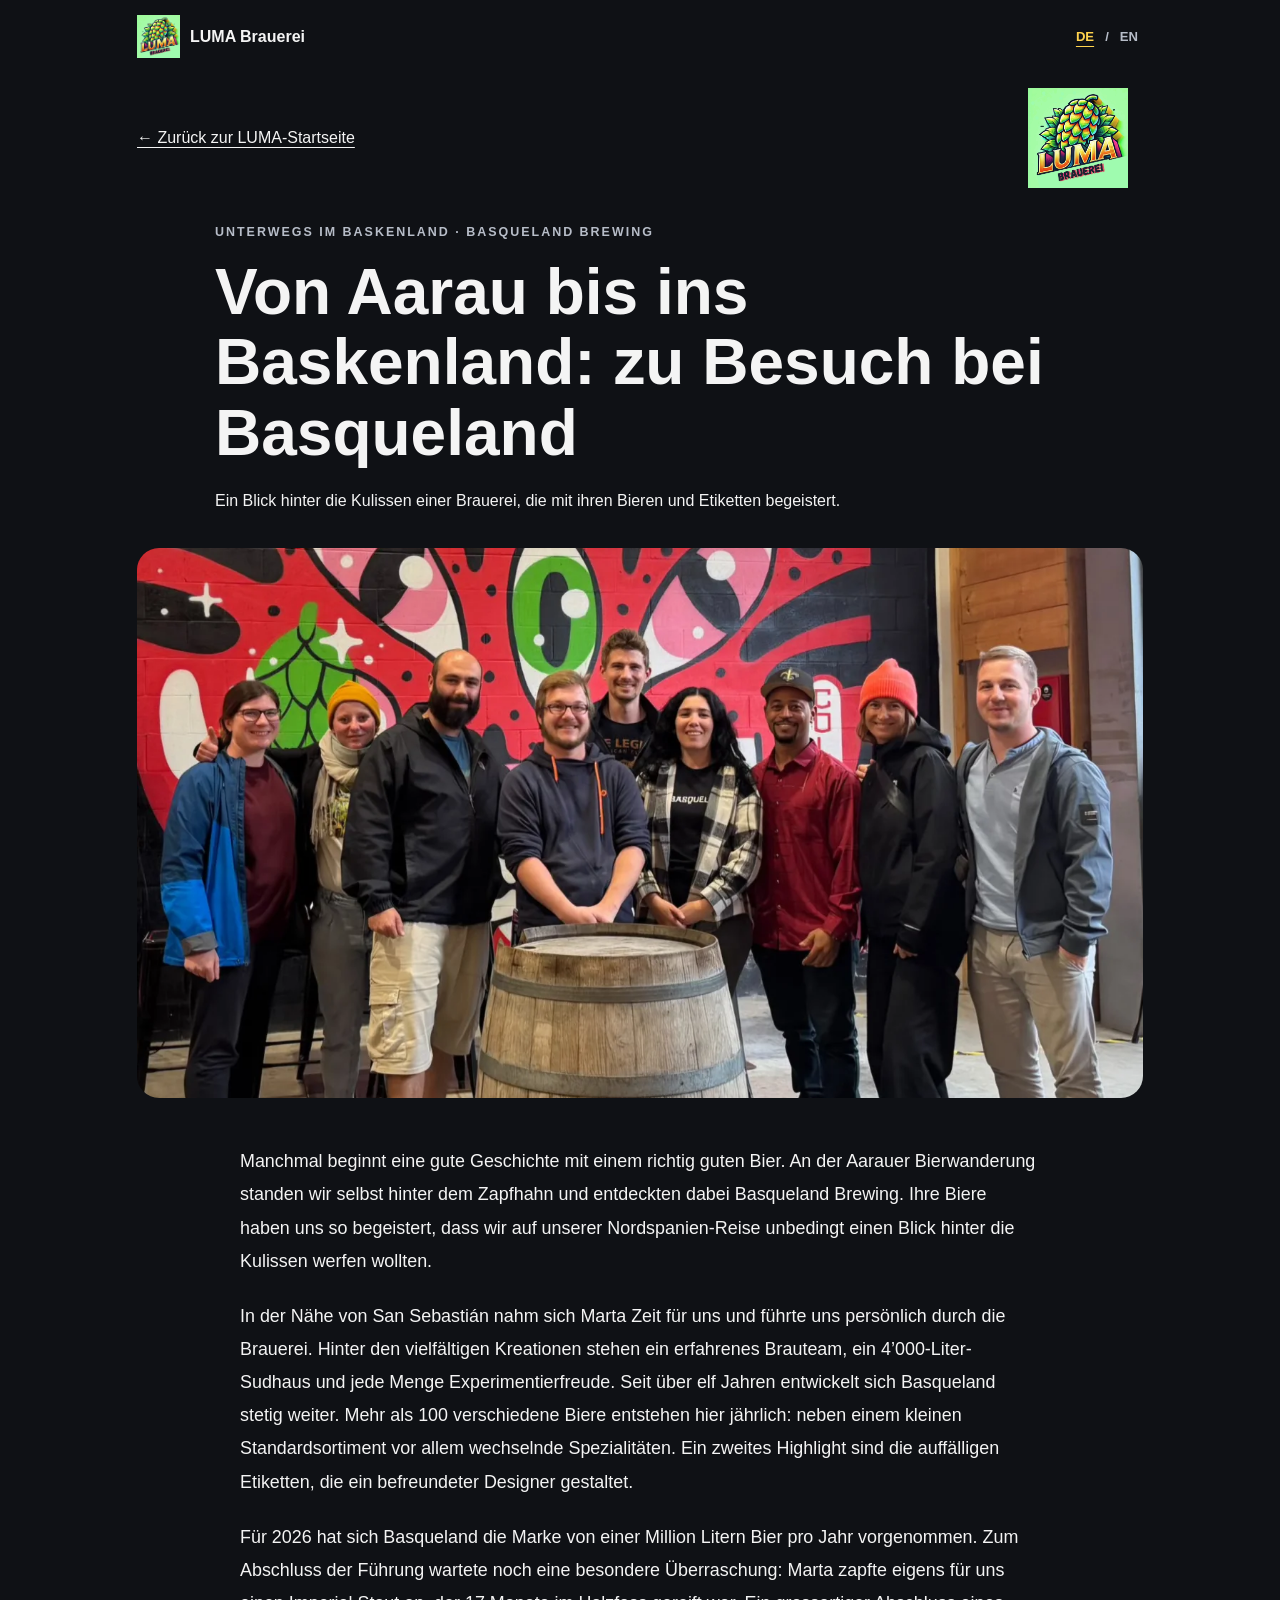
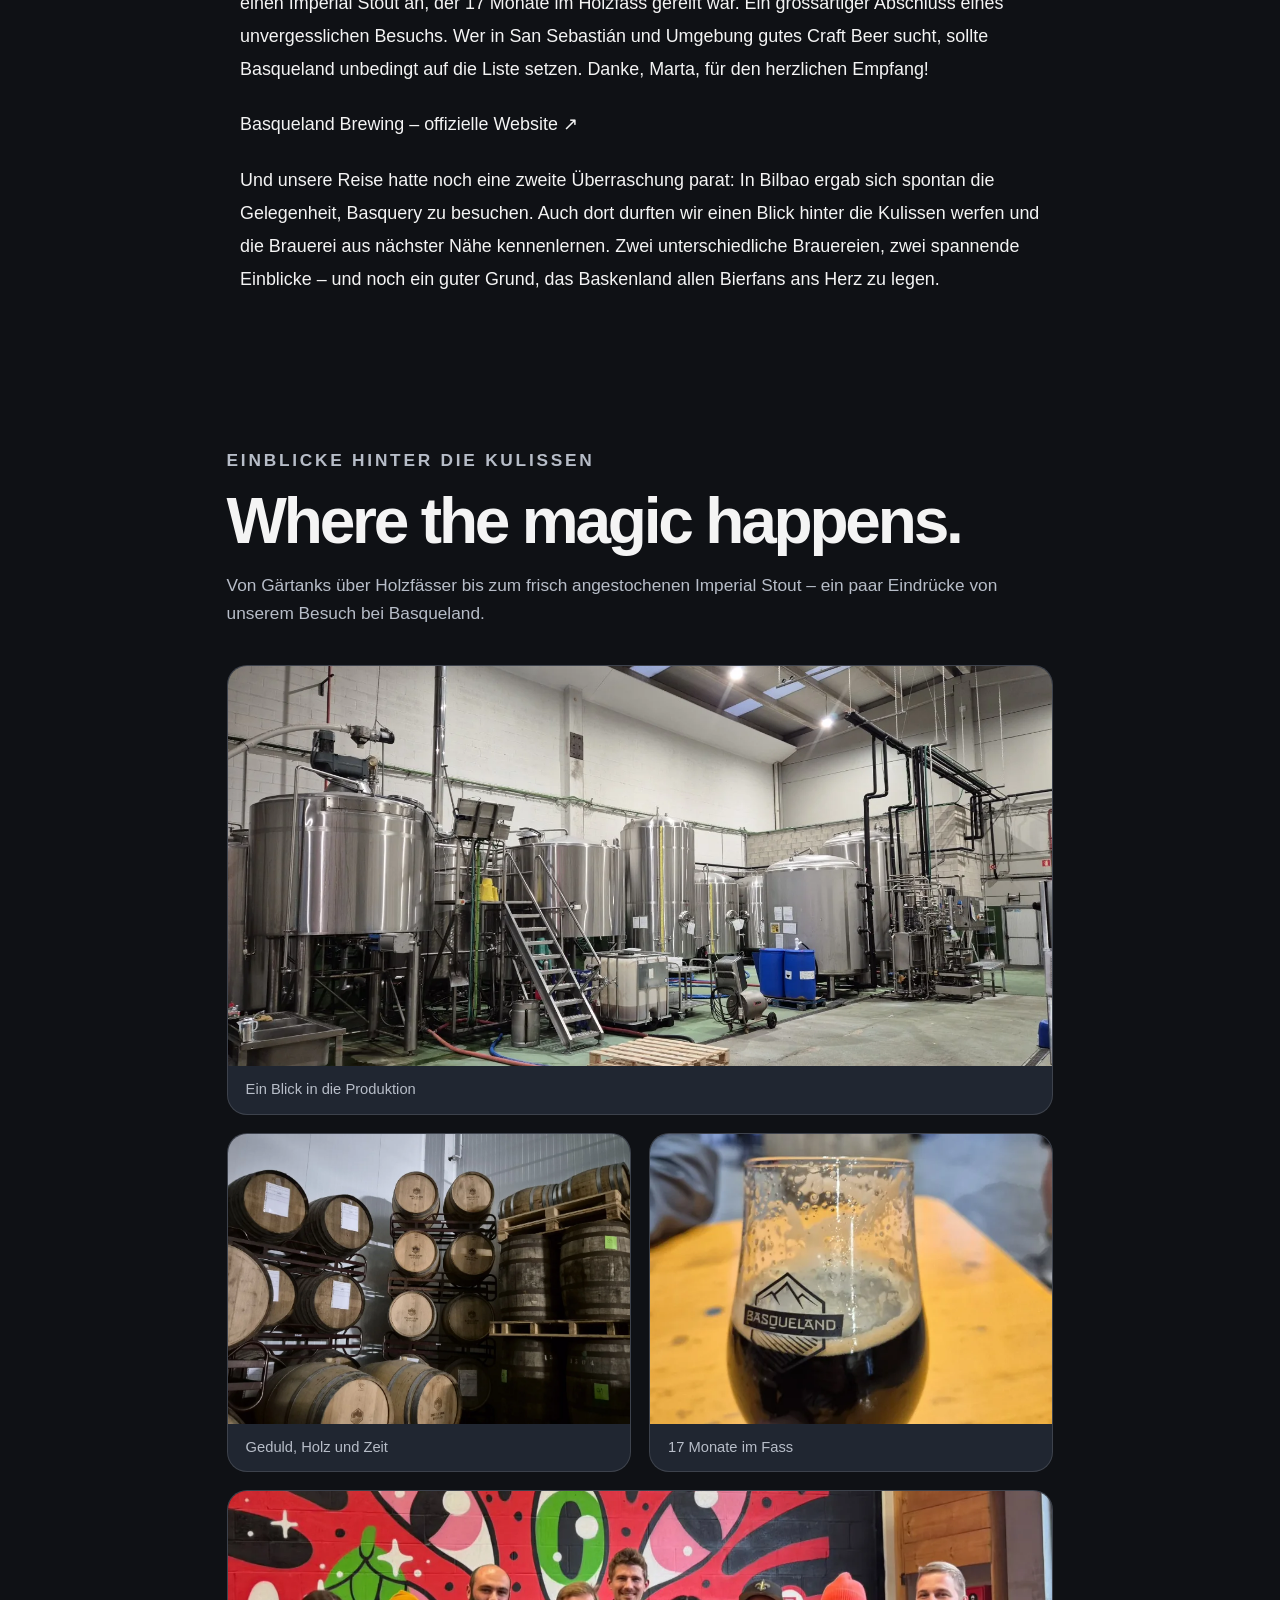
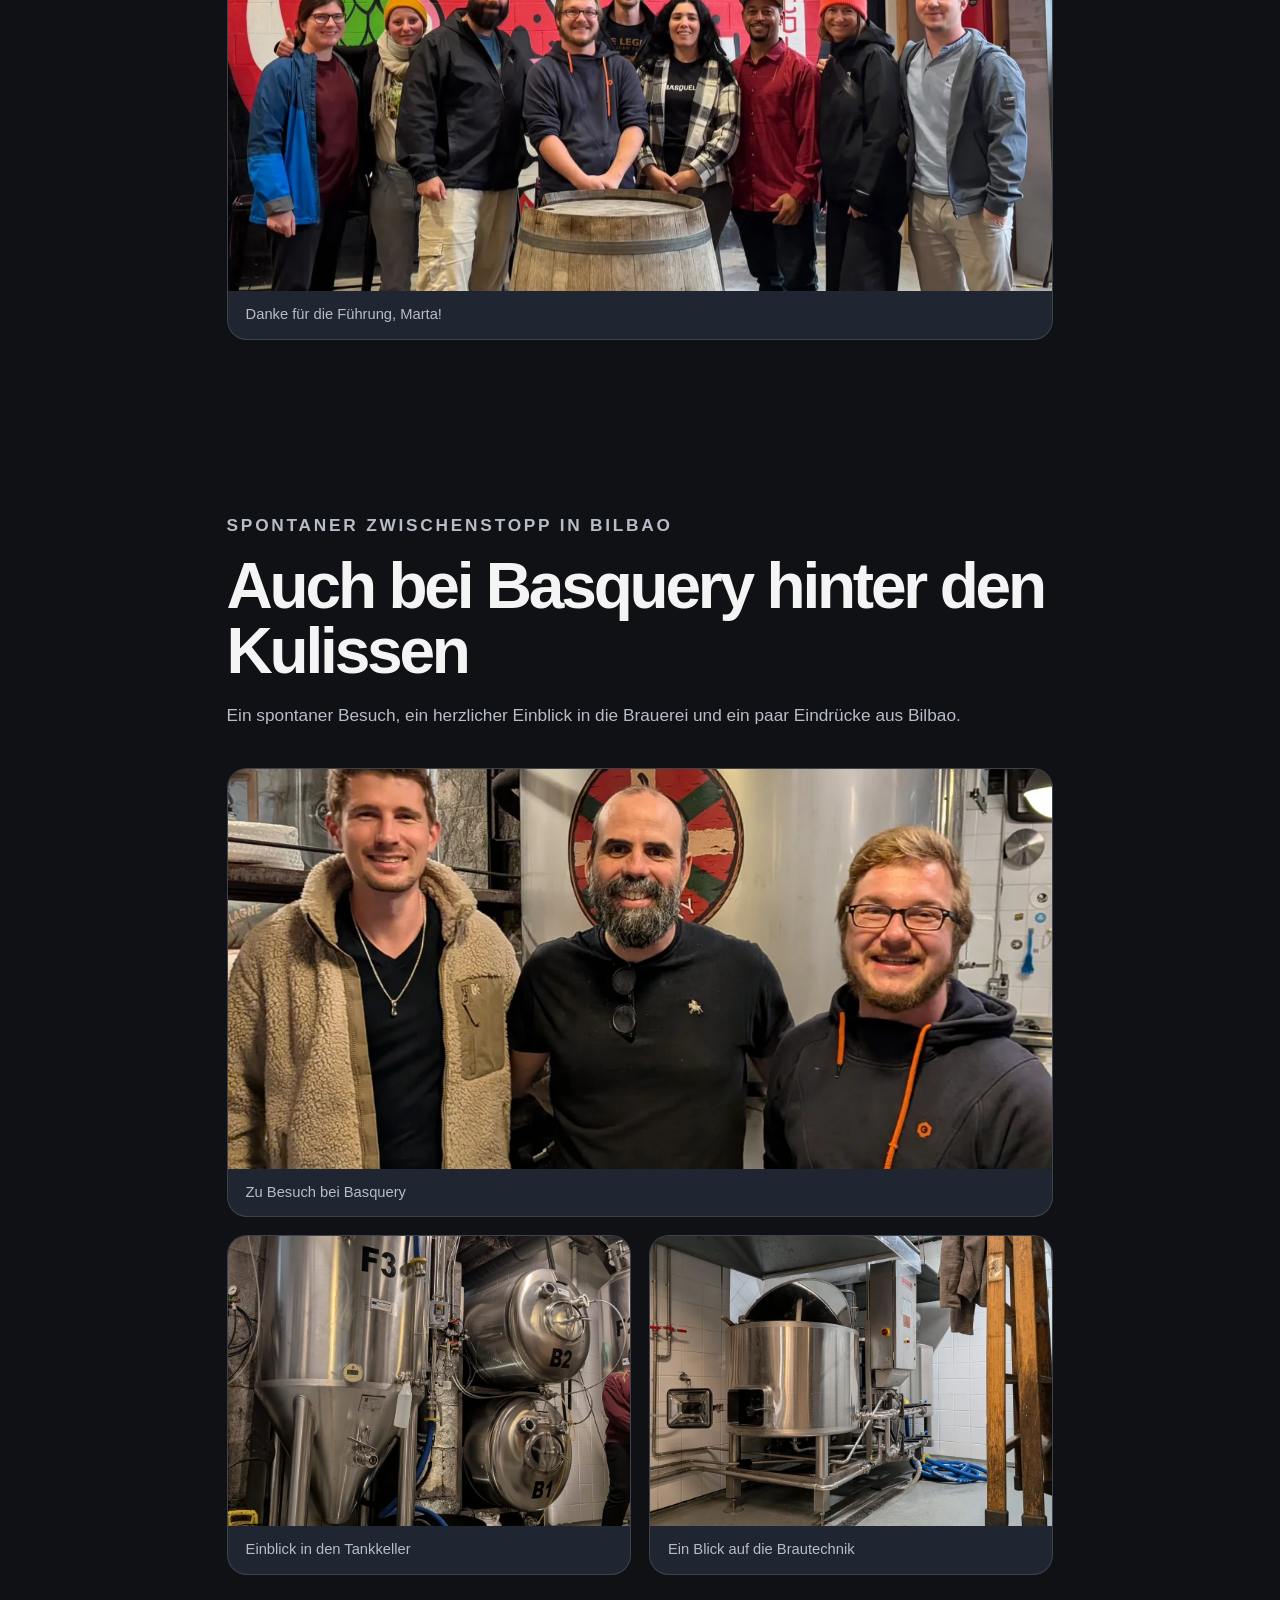
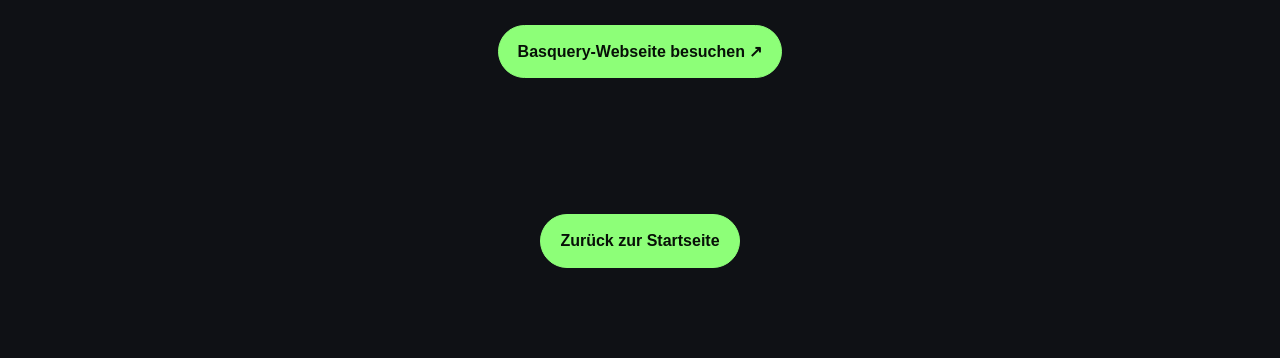
<file: basqueland/index.html>
<!DOCTYPE html>

<html lang="de"><head><meta charset="utf-8"/><meta content="width=device-width,initial-scale=1" name="viewport"/><title data-en="Visiting Basqueland Brewing | LUMA Brewery">Zu Besuch bei Basqueland Brewing | LUMA Brauerei</title><meta content="LUMA besucht Basqueland Brewing bei San Sebastián: Einblicke in die Brauerei, über 100 Biere jährlich und ein 17 Monate fassgereifter Imperial Stout." name="description"/><link href="https://luma-brauerei.ch/basqueland/" rel="canonical"/><link href="/assets/icons/favicon.ico" rel="icon"/><link href="/assets/css/styles.css?v=12" rel="stylesheet"/><style>.story-shell{max-width:1050px;margin:0 auto;padding:40px 22px 90px}.story-top{display:flex;align-items:center;justify-content:space-between;gap:20px;flex-wrap:wrap;margin-bottom:35px}.story-top img{width:130px;max-height:100px;object-fit:contain}.story-back{color:inherit;text-decoration:underline;text-underline-offset:4px}.story-heading{max-width:850px;margin:0 auto 34px}.story-heading h1{font-size:clamp(2.2rem,5vw,4rem);line-height:1.1;margin:14px 0 20px}.story-heading .eyebrow{color:var(--muted)}.story-hero{width:100%;max-height:550px;object-fit:cover;border-radius:22px;margin:0 0 40px}.story-copy{max-width:800px;margin:0 auto 65px}.story-copy p{font-size:1.12rem;line-height:1.85;margin:0 0 22px}.story-footer{text-align:center;margin-top:50px}@media(max-width:700px){.story-shell{padding:24px 16px 65px}.story-copy p{font-size:1rem}}</style><style>.story-language-bar{max-width:1050px;margin:0 auto;padding:15px 22px;display:flex;align-items:center;justify-content:space-between;gap:16px}.story-brand{display:flex;align-items:center;gap:10px;color:inherit;text-decoration:none;font-weight:800}.story-brand img{width:43px;height:43px;object-fit:contain}.story-language-bar .language-switch{margin:0}.story-shell{padding-top:15px}@media(max-width:600px){.story-language-bar{padding:12px 16px}.story-top img{width:75px}}</style></head><body><header class="story-language-bar"><a class="story-brand" href="/"><img alt="LUMA Brauerei" src="/assets/images/branding/logo.png"/><span>LUMA Brauerei</span></a><div aria-label="Sprache / Language" class="language-switch" role="group"><button aria-pressed="true" data-lang="de" type="button">DE</button><span aria-hidden="true">/</span><button aria-pressed="false" data-lang="en" type="button">EN</button></div></header><main class="story-shell"><div class="story-top"><a class="story-back" data-de="← Zurück zur LUMA-Startseite" data-en="← Back to LUMA home" href="/">← Zurück zur LUMA-Startseite</a><img alt="LUMA Brauerei" src="/assets/images/branding/logo.png"/></div><header class="story-heading"><p class="eyebrow" data-de="Unterwegs im Baskenland · Basqueland Brewing" data-en="On the road in the Basque Country · Basqueland Brewing">Unterwegs im Baskenland · Basqueland Brewing</p><h1 data-de="Von Aarau bis ins Baskenland: zu Besuch bei Basqueland" data-en="From Aarau to the Basque Country: visiting Basqueland">Von Aarau bis ins Baskenland: zu Besuch bei Basqueland</h1><p data-de="Ein Blick hinter die Kulissen einer Brauerei, die mit ihren Bieren und Etiketten begeistert." data-en="A behind-the-scenes look at a brewery whose beers and label designs left a lasting impression.">Ein Blick hinter die Kulissen einer Brauerei, die mit ihren Bieren und Etiketten begeistert.</p></header><img alt="LUMA zu Besuch bei Basqueland Brewing" class="story-hero" src="/assets/images/friends/group.webp"/><div class="story-copy"><p data-de="Manchmal beginnt eine gute Geschichte mit einem richtig guten Bier. An der Aarauer Bierwanderung standen wir selbst hinter dem Zapfhahn und entdeckten dabei Basqueland Brewing. Ihre Biere haben uns so begeistert, dass wir auf unserer Nordspanien-Reise unbedingt einen Blick hinter die Kulissen werfen wollten." data-en="Sometimes a great story begins with a really good beer. We first discovered Basqueland Brewing while pouring our own beers at the Aarau beer hike. Their beers made such an impression that, on our trip through northern Spain, we knew we had to visit the brewery.">Manchmal beginnt eine gute Geschichte mit einem richtig guten Bier. An der Aarauer Bierwanderung standen wir selbst hinter dem Zapfhahn und entdeckten dabei Basqueland Brewing. Ihre Biere haben uns so begeistert, dass wir auf unserer Nordspanien-Reise unbedingt einen Blick hinter die Kulissen werfen wollten.</p>
<p data-de="In der Nähe von San Sebastián nahm sich Marta Zeit für uns und führte uns persönlich durch die Brauerei. Hinter den vielfältigen Kreationen stehen ein erfahrenes Brauteam, ein 4’000-Liter-Sudhaus und jede Menge Experimentierfreude. Seit über elf Jahren entwickelt sich Basqueland stetig weiter. Mehr als 100 verschiedene Biere entstehen hier jährlich: neben einem kleinen Standardsortiment vor allem wechselnde Spezialitäten. Ein zweites Highlight sind die auffälligen Etiketten, die ein befreundeter Designer gestaltet." data-en="Near San Sebastián, Marta generously took the time to show us around. Behind the beers are an experienced brewing team, a 4,000-litre brewhouse and a real appetite for experimentation. Basqueland has been growing for more than eleven years, brewing over 100 different beers each year: a small core range alongside a constantly changing line-up of specials. Another highlight is the distinctive label artwork, created by a designer friend.">In der Nähe von San Sebastián nahm sich Marta Zeit für uns und führte uns persönlich durch die Brauerei. Hinter den vielfältigen Kreationen stehen ein erfahrenes Brauteam, ein 4’000-Liter-Sudhaus und jede Menge Experimentierfreude. Seit über elf Jahren entwickelt sich Basqueland stetig weiter. Mehr als 100 verschiedene Biere entstehen hier jährlich: neben einem kleinen Standardsortiment vor allem wechselnde Spezialitäten. Ein zweites Highlight sind die auffälligen Etiketten, die ein befreundeter Designer gestaltet.</p>
<p data-de="Für 2026 hat sich Basqueland die Marke von einer Million Litern Bier pro Jahr vorgenommen. Zum Abschluss der Führung wartete noch eine besondere Überraschung: Marta zapfte eigens für uns einen Imperial Stout an, der 17 Monate im Holzfass gereift war. Ein grossartiger Abschluss eines unvergesslichen Besuchs. Wer in San Sebastián und Umgebung gutes Craft Beer sucht, sollte Basqueland unbedingt auf die Liste setzen. Danke, Marta, für den herzlichen Empfang!" data-en="In 2026, Basqueland is aiming for the milestone of one million litres of beer in a year. And Marta had one more surprise for us: she tapped a barrel-aged Imperial Stout especially for our visit, after 17 months in oak. The perfect finish to a memorable tour. If you are in or around San Sebastián and enjoy great craft beer, Basqueland deserves a spot on your list. Thank you, Marta, for the warm welcome!">Für 2026 hat sich Basqueland die Marke von einer Million Litern Bier pro Jahr vorgenommen. Zum Abschluss der Führung wartete noch eine besondere Überraschung: Marta zapfte eigens für uns einen Imperial Stout an, der 17 Monate im Holzfass gereift war. Ein grossartiger Abschluss eines unvergesslichen Besuchs. Wer in San Sebastián und Umgebung gutes Craft Beer sucht, sollte Basqueland unbedingt auf die Liste setzen. Danke, Marta, für den herzlichen Empfang!</p><p data-de="Basqueland Brewing – offizielle Website ↗" data-en="Basqueland Brewing – official website ↗"><a data-de="Basqueland Brewing – offizielle Website ↗" data-en="Basqueland Brewing – official website ↗" href="https://basquebeer.com/" rel="noopener noreferrer" target="_blank">Basqueland Brewing – offizielle Website ↗</a></p><p data-de="Und unsere Reise hatte noch eine zweite Überraschung parat: In Bilbao ergab sich spontan die Gelegenheit, Basquery zu besuchen. Auch dort durften wir einen Blick hinter die Kulissen werfen und die Brauerei aus nächster Nähe kennenlernen. Zwei unterschiedliche Brauereien, zwei spannende Einblicke – und noch ein guter Grund, das Baskenland allen Bierfans ans Herz zu legen." data-en="Our trip had another surprise in store: while in Bilbao, we had the chance to make a spontaneous visit to Basquery. They also welcomed us behind the scenes for a closer look at the brewery. Two different breweries, two memorable experiences – and another reason to recommend the Basque Country to fellow beer lovers.">Und unsere Reise hatte noch eine zweite Überraschung parat: In Bilbao ergab sich spontan die Gelegenheit, Basquery zu besuchen. Auch dort durften wir einen Blick hinter die Kulissen werfen und die Brauerei aus nächster Nähe kennenlernen. Zwei unterschiedliche Brauereien, zwei spannende Einblicke – und noch ein guter Grund, das Baskenland allen Bierfans ans Herz zu legen.</p></div><section class="section basqueland-gallery-section" id="basqueland-gallery"><div class="section-head"><p class="eyebrow" data-de="Einblicke hinter die Kulissen" data-en="Behind the scenes">Einblicke hinter die Kulissen</p><h2 data-de="Where the magic happens." data-en="Inside Basqueland Brewing">Where the magic happens.</h2><p data-de="Von Gärtanks über Holzfässer bis zum frisch angestochenen Imperial Stout – ein paar Eindrücke von unserem Besuch bei Basqueland." data-en="From fermentation tanks and oak barrels to a freshly tapped Imperial Stout – highlights from our visit to Basqueland.">Von Gärtanks über Holzfässer bis zum frisch angestochenen Imperial Stout – ein paar Eindrücke von unserem Besuch bei Basqueland.</p></div><div class="basqueland-gallery"><figure class="gallery-wide"><img alt="Blick in die Brauhalle von Basqueland" loading="lazy" src="/assets/images/friends/brewery.webp"/><figcaption data-de="Ein Blick in die Produktion" data-en="Inside the brewery">Ein Blick in die Produktion</figcaption></figure><figure><img alt="Holzfässer für die Fassreifung" loading="lazy" src="/assets/images/friends/barrels.webp"/><figcaption data-de="Geduld, Holz und Zeit" data-en="Patience, oak and time">Geduld, Holz und Zeit</figcaption></figure><figure><img alt="Barrel Aged Imperial Stout im Basqueland-Glas" loading="lazy" src="/assets/images/friends/glass.webp"/><figcaption data-de="17 Monate im Fass" data-en="17 months in the barrel">17 Monate im Fass</figcaption></figure><figure class="gallery-wide"><img alt="Gruppenfoto beim Besuch von Basqueland Brewing" loading="lazy" src="/assets/images/friends/group.webp"/><figcaption data-de="Danke für die Führung, Marta!" data-en="Thanks for the tour, Marta!">Danke für die Führung, Marta!</figcaption></figure></div></section><section class="section basqueland-gallery-section" id="basquery"><div class="section-head"><p class="eyebrow" data-de="Spontaner Zwischenstopp in Bilbao" data-en="An unexpected stop in Bilbao">Spontaner Zwischenstopp in Bilbao</p><h2 data-de="Auch bei Basquery hinter den Kulissen" data-en="Behind the scenes at Basquery, too">Auch bei Basquery hinter den Kulissen</h2><p data-de="Ein spontaner Besuch, ein herzlicher Einblick in die Brauerei und ein paar Eindrücke aus Bilbao." data-en="An unplanned visit, a warm welcome and a few impressions from the brewery in Bilbao.">Ein spontaner Besuch, ein herzlicher Einblick in die Brauerei und ein paar Eindrücke aus Bilbao.</p></div><div class="basqueland-gallery"><figure class="gallery-wide"><img alt="LUMA zu Besuch bei Basquery in Bilbao" loading="lazy" src="/assets/images/friends/basquery-team.webp"/><figcaption data-de="Zu Besuch bei Basquery" data-en="Visiting Basquery">Zu Besuch bei Basquery</figcaption></figure><figure><img alt="Gär- und Lagertanks bei Basquery" loading="lazy" src="/assets/images/friends/basquery-tanks.webp"/><figcaption data-de="Einblick in den Tankkeller" data-en="A look at the tanks">Einblick in den Tankkeller</figcaption></figure><figure><img alt="Brauanlage von Basquery" loading="lazy" src="/assets/images/friends/basquery-brewhouse.webp"/><figcaption data-de="Ein Blick auf die Brautechnik" data-en="A closer look at the brewing equipment">Ein Blick auf die Brautechnik</figcaption></figure></div><p class="story-footer"><a class="btn btn-primary" data-de="Basquery-Webseite besuchen ↗" data-en="Visit Basquery's website ↗" href="https://www.basquery.com/" rel="noopener noreferrer" target="_blank">Basquery-Webseite besuchen ↗</a></p></section><div class="story-footer"><a class="btn btn-primary" data-de="Zurück zur Startseite" data-en="Back to home" href="/">Zurück zur Startseite</a></div></main><script defer="True" src="/assets/js/main.js?v=10"></script></body></html>
</file>
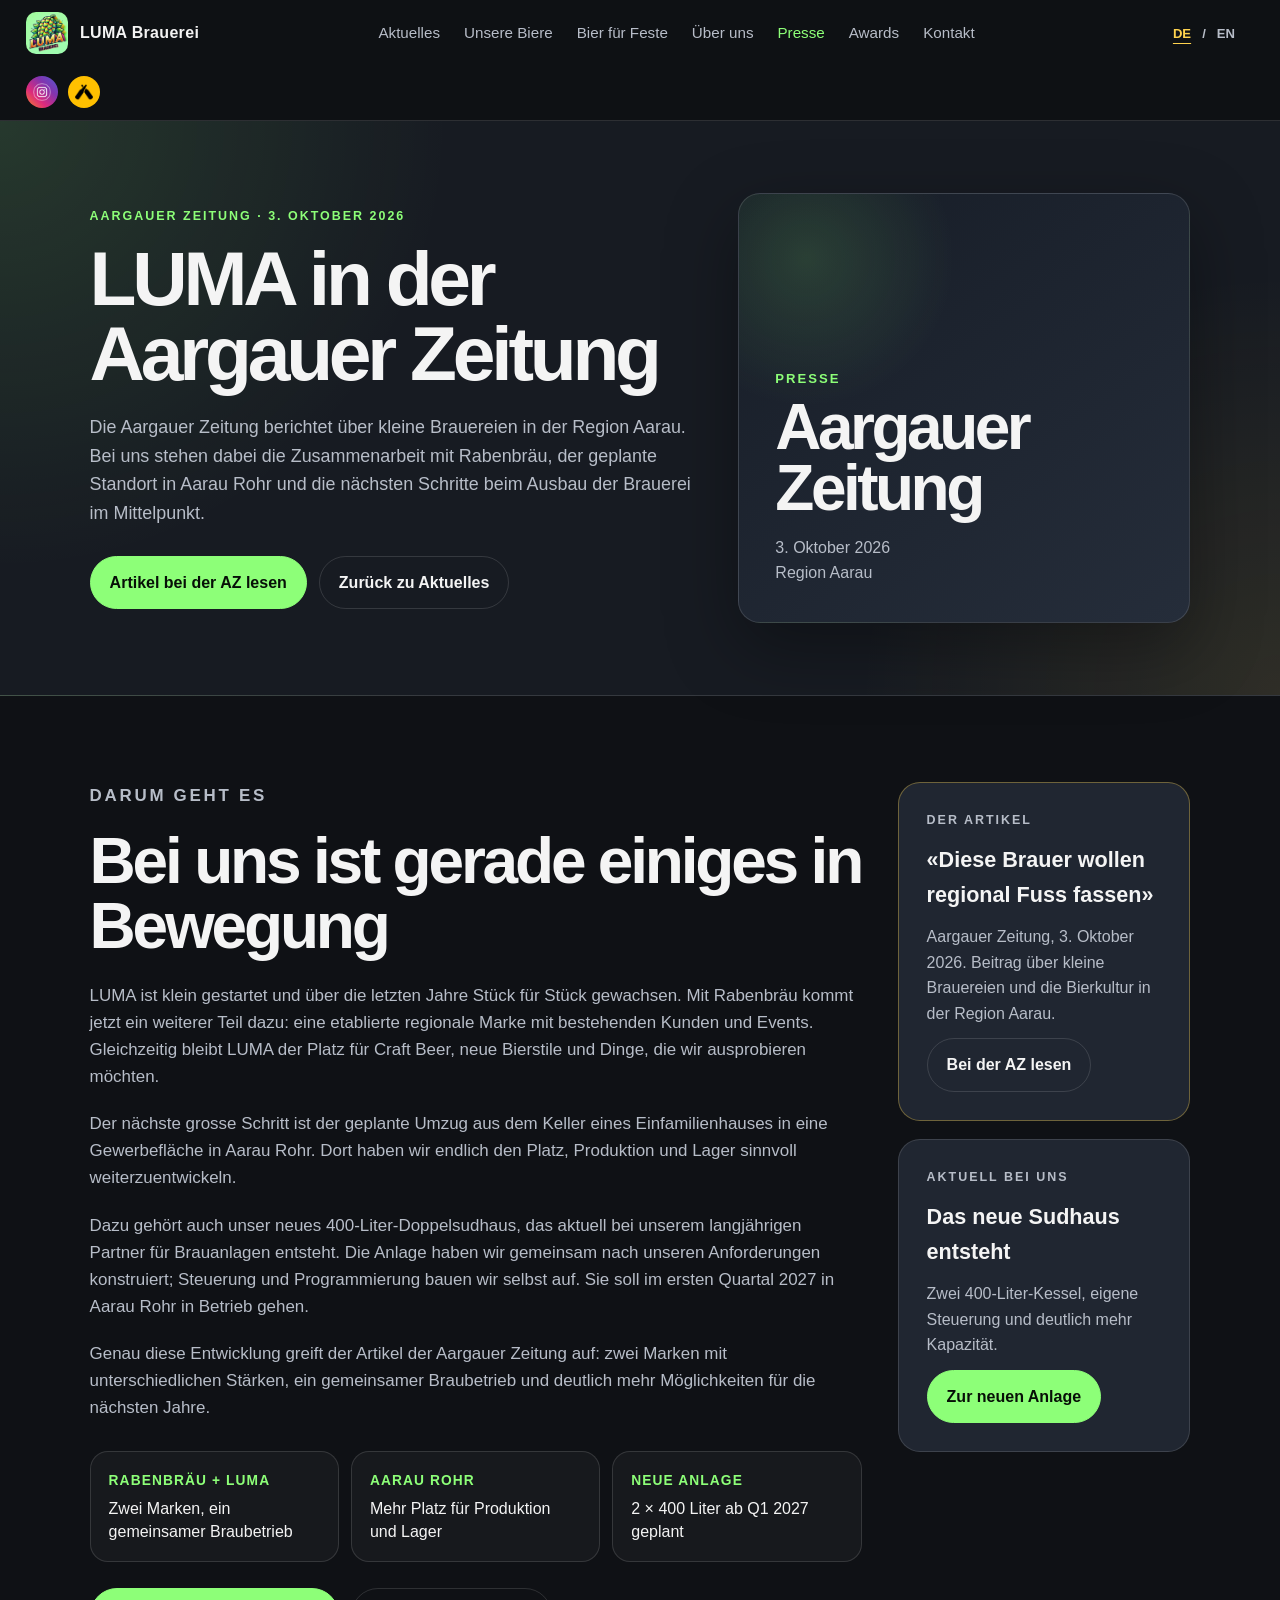
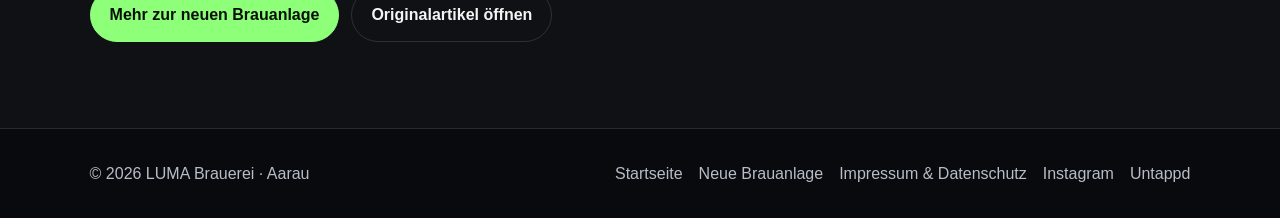
<file: presse/index.html>
<!DOCTYPE html>

<html lang="de">
<head>
<meta charset="utf-8"/>
<meta content="width=device-width, initial-scale=1.0" name="viewport"/>
<title>LUMA in der Aargauer Zeitung | Brauerei Aarau</title>
<meta content="Die Aargauer Zeitung berichtet über LUMA, Rabenbräu und die nächsten Schritte in Aarau. Hier erzählen wir kurz, was für uns dahintersteckt." name="description"/>
<link href="https://luma-brauerei.ch/presse/" rel="canonical"/>
<meta content="LUMA in der Aargauer Zeitung" property="og:title"/>
<meta content="Zusammenarbeit mit Rabenbräu, neuer Standort in Aarau Rohr und der nächste Ausbau der Brauerei." property="og:description"/>
<meta content="https://luma-brauerei.ch/assets/images/press/luma-aargauer-zeitung.jpg" property="og:image"/>
<meta content="https://luma-brauerei.ch/presse/" property="og:url"/>
<meta content="website" property="og:type"/>
<meta content="de_CH" property="og:locale"/>
<meta content="summary_large_image" name="twitter:card"/>
<meta content="LUMA in der Aargauer Zeitung" name="twitter:title"/>
<meta content="Zusammenarbeit mit Rabenbräu, neuer Standort in Aarau Rohr und der nächste Ausbau der Brauerei." name="twitter:description"/>
<meta content="https://luma-brauerei.ch/assets/images/press/luma-aargauer-zeitung.jpg" name="twitter:image"/>
<link href="/assets/icons/favicon.ico" rel="icon"/>
<link href="/assets/icons/apple-touch-icon-180x180.png" rel="apple-touch-icon" sizes="180x180"/>
<link href="/assets/icons/favicon-96x96.png" rel="icon" sizes="96x96" type="image/png"/>
<link href="/assets/icons/favicon-32x32.png" rel="icon" sizes="32x32" type="image/png"/>
<link href="/assets/icons/favicon-16x16.png" rel="icon" sizes="16x16" type="image/png"/>
<script type="application/ld+json">
    {
      "@context": "https://schema.org",
      "@graph": [
        {
          "@type": "Organization",
          "@id": "https://luma-brauerei.ch/#organization",
          "name": "LUMA Brauerei",
          "url": "https://luma-brauerei.ch/",
          "logo": "https://luma-brauerei.ch/assets/images/branding/logo.png"
        },
        {
          "@type": "WebPage",
          "@id": "https://luma-brauerei.ch/presse/#webpage",
          "url": "https://luma-brauerei.ch/presse/",
          "name": "LUMA in der Aargauer Zeitung",
          "description": "LUMA, Rabenbräu und die nächsten Schritte des Braubetriebs in Aarau.",
          "about": {"@id": "https://luma-brauerei.ch/#organization"},
          "citation": "https://www.aargauerzeitung.ch/aargau/aarau/region-aarau-kleine-brauereien-praegen-die-lokale-bierkultur-ld.4244497"
        }
      ]
    }
    </script>
<link href="/assets/css/styles.css?v=12" rel="stylesheet"/>
</head>
<body>
<header class="site-header">
<a class="brand" href="/">
<img alt="LUMA Brauerei Logo" src="/assets/images/branding/logo.png"/>
<span>LUMA Brauerei</span>
</a>
<button aria-controls="mainNav" aria-expanded="false" aria-label="Menü öffnen" class="menu-toggle" id="menuToggle">☰</button>
<nav class="main-nav" id="mainNav">
<a data-en="News" href="/#aktuelles">Aktuelles</a>
<a data-en="Our beers" href="/#biere">Unsere Biere</a>
<a data-en="Beer for events" href="/#feste">Bier für Feste</a>
<a data-en="About us" href="/#ueber-uns">Über uns</a>
<a aria-current="page" data-en="Press" href="/presse/">Presse</a>
<a href="/#preise">Awards</a>
<a data-en="Contact" href="/#kontakt">Kontakt</a>
</nav>
<div aria-label="Sprache / Language" class="language-switch" role="group"><button aria-pressed="true" data-lang="de" type="button">DE</button><span aria-hidden="true">/</span><button aria-pressed="false" data-lang="en" type="button">EN</button></div><div class="social-links">
<a aria-label="Instagram" class="instagram-link" href="https://www.instagram.com/luma_brauerei/" rel="noopener" target="_blank">
<img alt="Instagram" src="/assets/images/social/instagram.png"/>
</a>
<a aria-label="Untappd" class="untappd-link" href="https://untappd.com/w/luma-brauerei/602341/beer" rel="noopener" target="_blank">
<img alt="Untappd" src="/assets/images/social/untappd.png"/>
</a>
</div>
</header>
<main>
<section class="press-hero">
<div class="press-hero-inner">
<div class="press-hero-content">
<p class="eyebrow">Aargauer Zeitung · 3. Oktober 2026</p>
<h1 data-en="LUMA in the Aargauer Zeitung">LUMA in der Aargauer Zeitung</h1>
<p data-en="The Aargauer Zeitung reports on small breweries around Aarau, including our collaboration with Rabenbräu and our next steps.">
                        Die Aargauer Zeitung berichtet über kleine Brauereien in der Region Aarau.
                        Bei uns stehen dabei die Zusammenarbeit mit Rabenbräu, der geplante Standort
                        in Aarau Rohr und die nächsten Schritte beim Ausbau der Brauerei im Mittelpunkt.
                    </p>
<div class="press-actions">
<a class="btn btn-primary" href="https://www.aargauerzeitung.ch/aargau/aarau/region-aarau-kleine-brauereien-praegen-die-lokale-bierkultur-ld.4244497" rel="noopener noreferrer" target="_blank">Artikel bei der AZ lesen</a>
<a class="btn btn-secondary" data-en="Back to news" href="/#aktuelles">Zurück zu Aktuelles</a>
</div>
</div>
<div class="press-mark-card press-mark-card-page">
<span class="press-mark-kicker">Presse</span>
<strong>Aargauer Zeitung</strong>
<span>3. Oktober 2026</span>
<span>Region Aarau</span>
</div>
</div>
</section>
<section class="section press-story-section">
<div class="press-story-layout">
<article class="press-story-main">
<p class="eyebrow" data-en="The story">Darum geht es</p>
<h2 data-en="Big changes are underway">Bei uns ist gerade einiges in Bewegung</h2>
<p data-en="LUMA started small and has grown step by step. With Rabenbräu, another chapter is beginning.">
                        LUMA ist klein gestartet und über die letzten Jahre Stück für Stück gewachsen.
                        Mit Rabenbräu kommt jetzt ein weiterer Teil dazu: eine etablierte regionale Marke
                        mit bestehenden Kunden und Events. Gleichzeitig bleibt LUMA der Platz für
                        Craft Beer, neue Bierstile und Dinge, die wir ausprobieren möchten.
                    </p>
<p data-en="Our next big step is the planned move from a residential basement to commercial premises in Aarau Rohr.">
                        Der nächste grosse Schritt ist der geplante Umzug aus dem Keller eines
                        Einfamilienhauses in eine Gewerbefläche in Aarau Rohr. Dort haben wir endlich
                        den Platz, Produktion und Lager sinnvoll weiterzuentwickeln.
                    </p>
<p data-en="Our new 400-litre twin brewhouse is part of that plan and is currently being built by our long-standing equipment partner.">
                        Dazu gehört auch unser neues 400-Liter-Doppelsudhaus, das aktuell bei unserem
                        langjährigen Partner für Brauanlagen entsteht. Die Anlage haben wir gemeinsam
                        nach unseren Anforderungen konstruiert; Steuerung und Programmierung bauen wir
                        selbst auf. Sie soll im ersten Quartal 2027 in Aarau Rohr in Betrieb gehen.
                    </p>
<p data-en="That is exactly the development the Aargauer Zeitung article explores: two brands, complementary strengths and a shared future.">
                        Genau diese Entwicklung greift der Artikel der Aargauer Zeitung auf:
                        zwei Marken mit unterschiedlichen Stärken, ein gemeinsamer Braubetrieb
                        und deutlich mehr Möglichkeiten für die nächsten Jahre.
                    </p>
<div class="press-keypoints">
<div>
<strong>Rabenbräu + LUMA</strong>
<span data-en="Two brands, one shared brewing operation">Zwei Marken, ein gemeinsamer Braubetrieb</span>
</div>
<div>
<strong>Aarau Rohr</strong>
<span data-en="More space for production and storage">Mehr Platz für Produktion und Lager</span>
</div>
<div>
<strong>Neue Anlage</strong>
<span>2 × 400 Liter ab Q1 2027 geplant</span>
</div>
</div>
<div class="press-actions">
<a class="btn btn-primary" href="/brauerei/neue-anlage/">
                            Mehr zur neuen Brauanlage
                        </a>
<a class="btn btn-secondary" data-en="Open original article" href="https://www.aargauerzeitung.ch/aargau/aarau/region-aarau-kleine-brauereien-praegen-die-lokale-bierkultur-ld.4244497" rel="noopener noreferrer" target="_blank">Originalartikel öffnen</a>
</div>
</article>
<aside class="press-story-aside">
<div class="card press-source-card">
<p class="eyebrow" data-en="The article">Der Artikel</p>
<h3 data-en="“These brewers are putting down roots in the region”">«Diese Brauer wollen regional Fuss fassen»</h3>
<p>
                            Aargauer Zeitung, 3. Oktober 2026. Beitrag über kleine Brauereien
                            und die Bierkultur in der Region Aarau.
                        </p>
<a class="btn btn-secondary" data-en="Read at AZ" href="https://www.aargauerzeitung.ch/aargau/aarau/region-aarau-kleine-brauereien-praegen-die-lokale-bierkultur-ld.4244497" rel="noopener noreferrer" target="_blank">Bei der AZ lesen</a>
</div>
<div class="card">
<p class="eyebrow" data-en="Latest news">Aktuell bei uns</p>
<h3 data-en="The new brewhouse is taking shape">Das neue Sudhaus entsteht</h3>
<p data-en="Two 400-litre vessels, our own control system and significantly more capacity.">
                            Zwei 400-Liter-Kessel, eigene Steuerung und deutlich mehr Kapazität.
                        </p>
<a class="btn btn-primary" data-en="Explore the new brewhouse" href="/brauerei/neue-anlage/">
                            Zur neuen Anlage
                        </a>
</div>
</aside>
</div>
</section>
</main>
<footer class="site-footer">
<p>© 2026 LUMA Brauerei · Aarau</p>
<div>
<a data-en="Home" href="/">Startseite</a>
<a data-en="New brewhouse" href="/brauerei/neue-anlage/">Neue Brauanlage</a>
<a data-en="Legal &amp; privacy" href="/#rechtliches">Impressum &amp; Datenschutz</a>
<a href="https://www.instagram.com/luma_brauerei/" rel="noopener" target="_blank">Instagram</a>
<a href="https://untappd.com/w/luma-brauerei/602341/beer" rel="noopener" target="_blank">Untappd</a>
</div>
</footer>
<script defer="" src="/assets/js/main.js?v=10"></script>
</body>
</html>
</file>
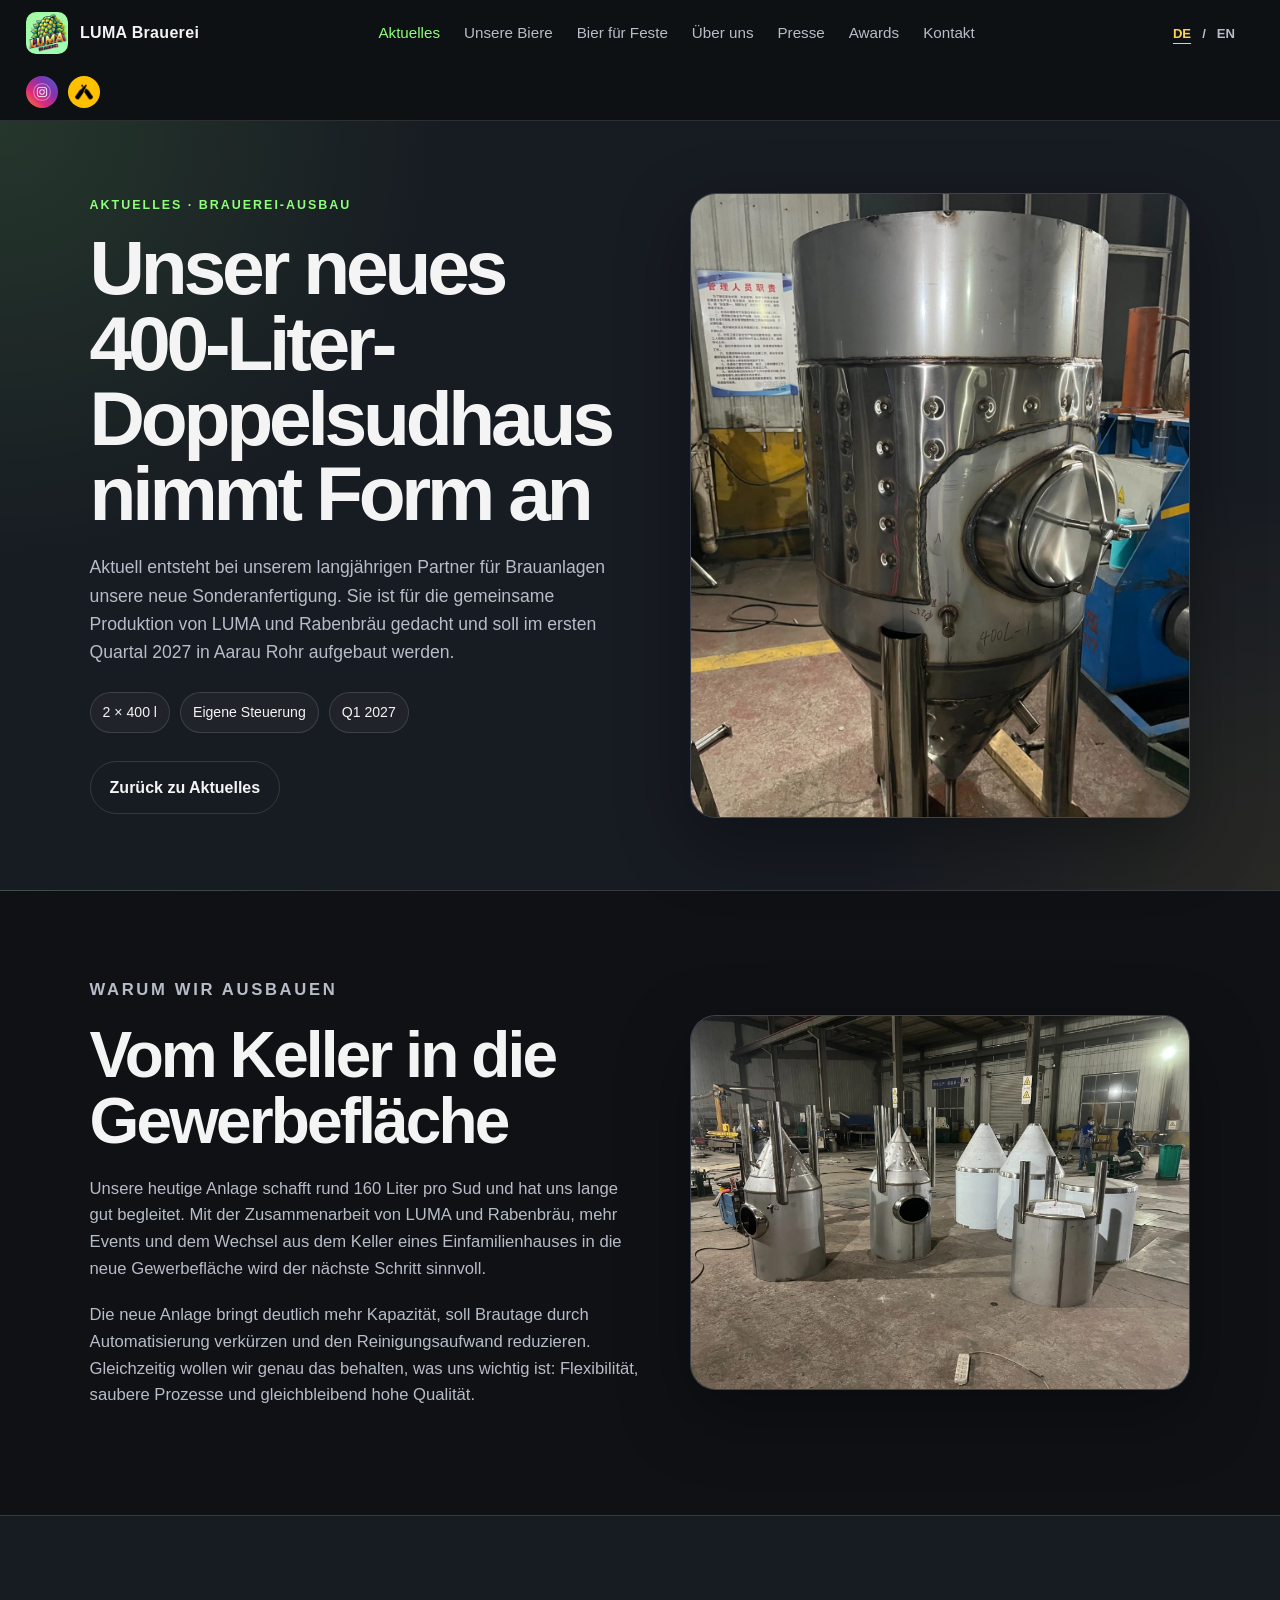
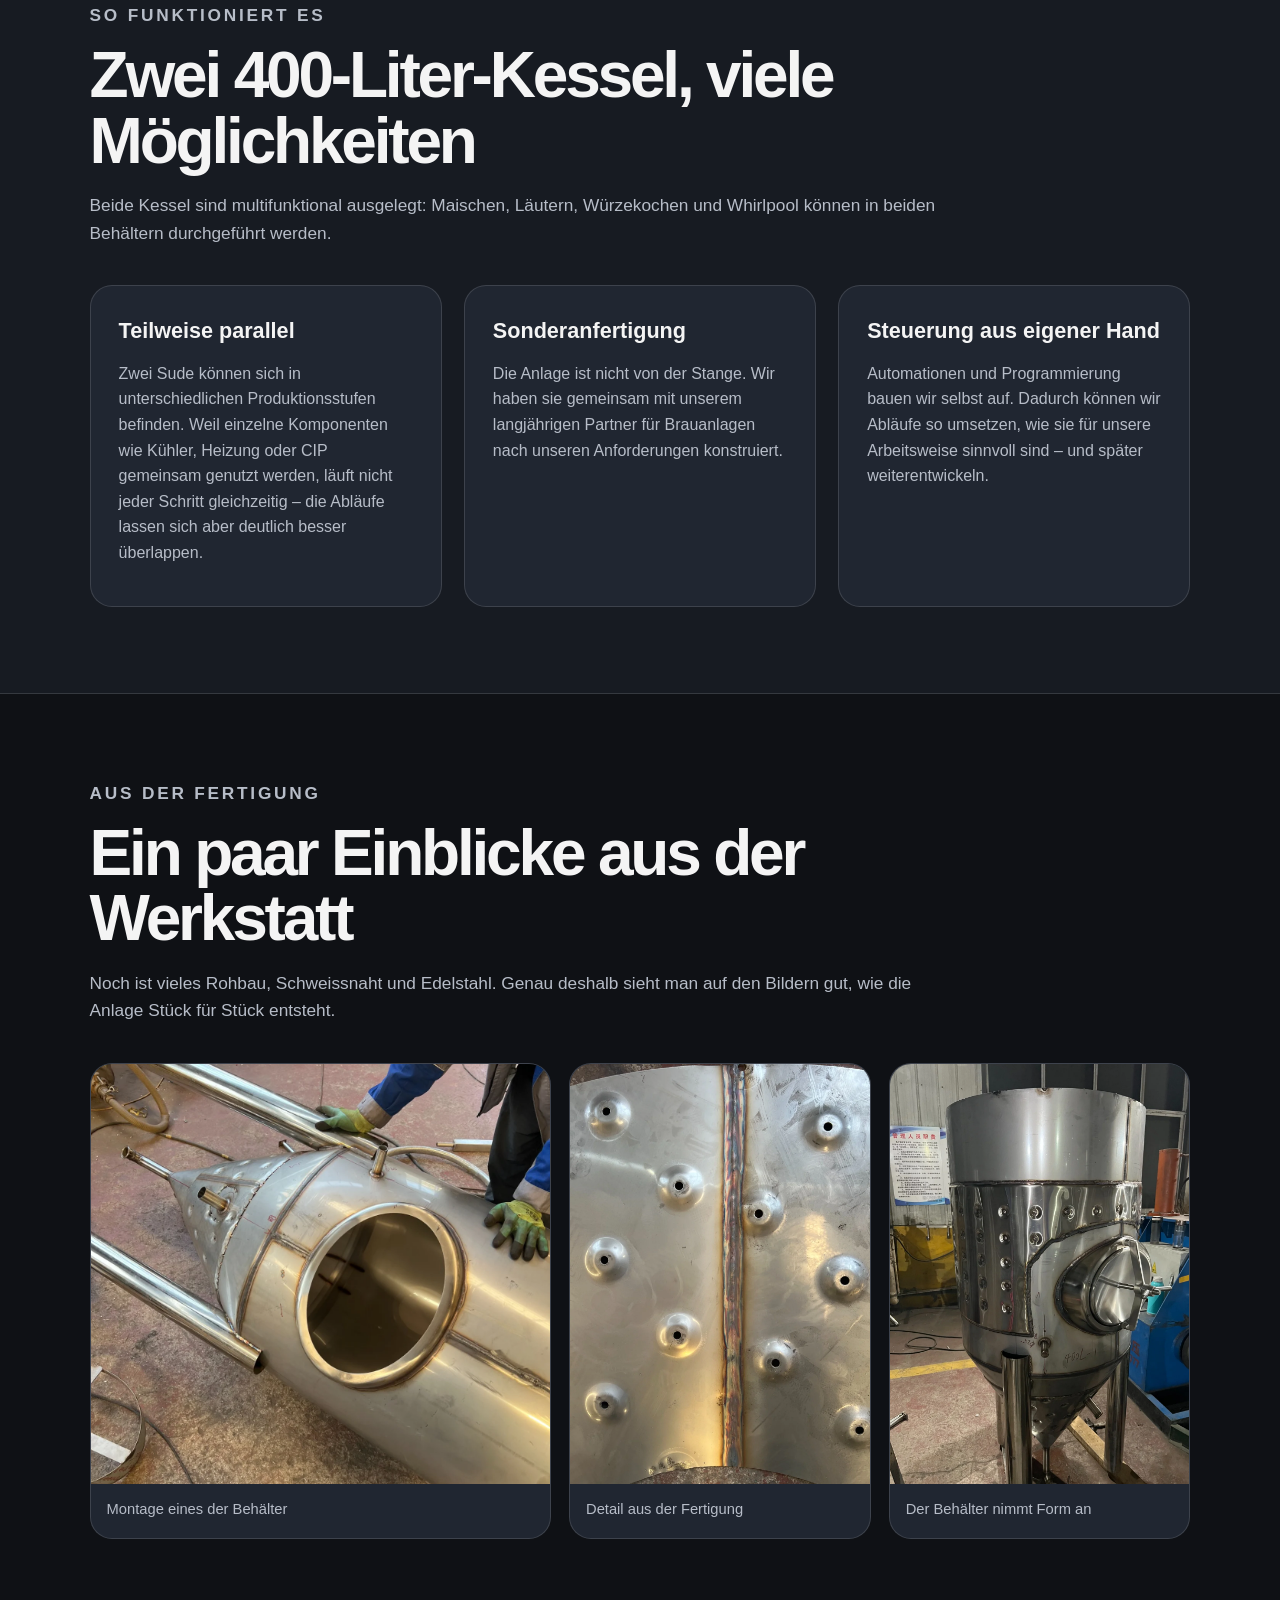
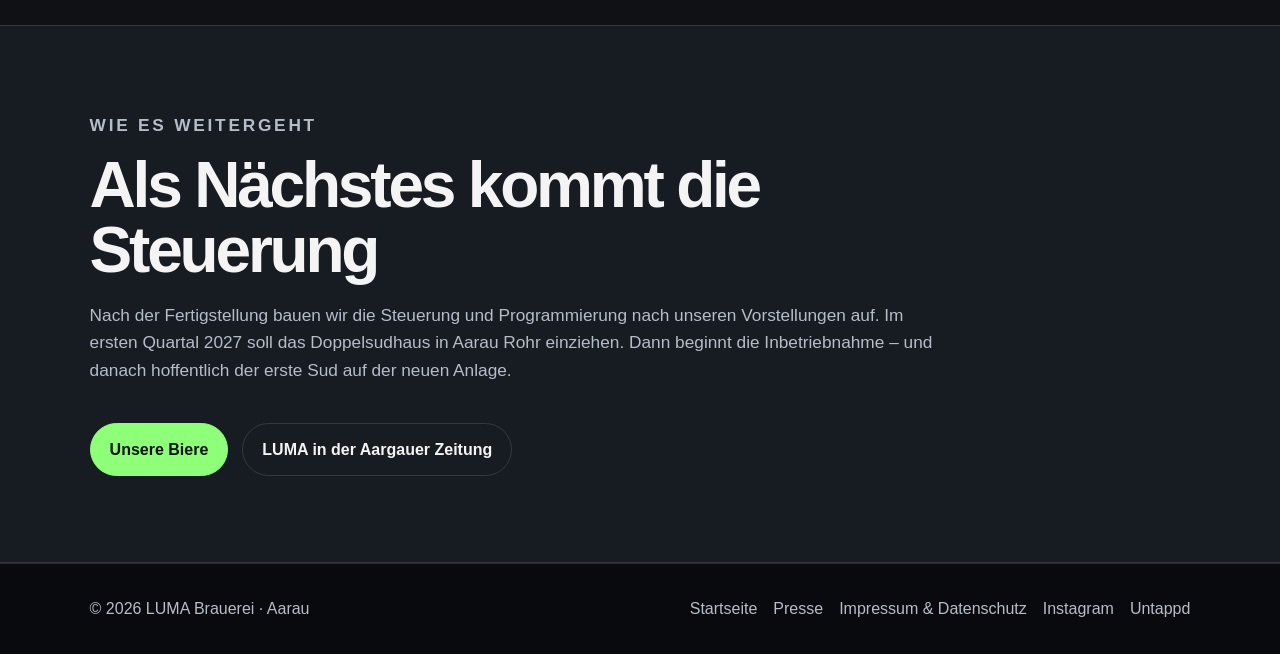
<file: brauerei/neue-anlage/index.html>
<!DOCTYPE html>

<html lang="de">
<head>
<meta charset="utf-8"/>
<meta content="width=device-width, initial-scale=1.0" name="viewport"/>
<title>Neues 400-Liter-Doppelsudhaus | LUMA Brauerei Aarau</title>
<meta content="LUMA und Rabenbräu bauen ihre Produktion aus: Unser neues 400-Liter-Doppelsudhaus ist eine Sonderanfertigung mit zwei multifunktionalen Kesseln und eigener Steuerung." name="description"/>
<link href="https://luma-brauerei.ch/brauerei/neue-anlage/" rel="canonical"/>
<meta content="Unser neues 400-Liter-Doppelsudhaus" property="og:title"/>
<meta content="2 × 400 Liter, Sonderanfertigung und eine selbst entwickelte Steuerung. Ein Blick in die Entstehung unserer neuen Brauanlage." property="og:description"/>
<meta content="https://luma-brauerei.ch/assets/images/brauerei/400l-sudhaus/share-400l-sudhaus.jpg" property="og:image"/>
<meta content="https://luma-brauerei.ch/brauerei/neue-anlage/" property="og:url"/>
<meta content="article" property="og:type"/>
<meta content="de_CH" property="og:locale"/>
<meta content="summary_large_image" name="twitter:card"/>
<meta content="Unser neues 400-Liter-Doppelsudhaus" name="twitter:title"/>
<meta content="2 × 400 Liter, Sonderanfertigung und eine selbst entwickelte Steuerung." name="twitter:description"/>
<meta content="https://luma-brauerei.ch/assets/images/brauerei/400l-sudhaus/share-400l-sudhaus.jpg" name="twitter:image"/>
<link href="/assets/icons/favicon.ico" rel="icon"/>
<link href="/assets/icons/apple-touch-icon-180x180.png" rel="apple-touch-icon" sizes="180x180"/>
<link href="/assets/icons/favicon-96x96.png" rel="icon" sizes="96x96" type="image/png"/>
<link href="/assets/icons/favicon-32x32.png" rel="icon" sizes="32x32" type="image/png"/>
<link href="/assets/icons/favicon-16x16.png" rel="icon" sizes="16x16" type="image/png"/>
<script type="application/ld+json">
    {
      "@context": "https://schema.org",
      "@graph": [
        {
          "@type": "Organization",
          "@id": "https://luma-brauerei.ch/#organization",
          "name": "LUMA Brauerei",
          "url": "https://luma-brauerei.ch/",
          "logo": "https://luma-brauerei.ch/assets/images/branding/logo.png"
        },
        {
          "@type": "Article",
          "headline": "Unser neues 400-Liter-Doppelsudhaus nimmt Form an",
          "datePublished": "2026-10-09",
          "dateModified": "2026-10-09",
          "author": {"@id": "https://luma-brauerei.ch/#organization"},
          "publisher": {"@id": "https://luma-brauerei.ch/#organization"},
          "mainEntityOfPage": "https://luma-brauerei.ch/brauerei/neue-anlage/",
          "image": [
            "https://luma-brauerei.ch/assets/images/brauerei/400l-sudhaus/share-400l-sudhaus.jpg"
          ]
        }
      ]
    }
    </script>
<link href="/assets/css/styles.css?v=12" rel="stylesheet"/>
</head>
<body>
<header class="site-header">
<a class="brand" href="/">
<img alt="LUMA Brauerei Logo" src="/assets/images/branding/logo.png"/>
<span>LUMA Brauerei</span>
</a>
<button aria-controls="mainNav" aria-expanded="false" aria-label="Menü öffnen" class="menu-toggle" id="menuToggle">☰</button>
<nav class="main-nav" id="mainNav">
<a aria-current="page" data-en="News" href="/#aktuelles">Aktuelles</a>
<a data-en="Our beers" href="/#biere">Unsere Biere</a>
<a data-en="Beer for events" href="/#feste">Bier für Feste</a>
<a data-en="About us" href="/#ueber-uns">Über uns</a>
<a data-en="Press" href="/#presse">Presse</a>
<a href="/#preise">Awards</a>
<a data-en="Contact" href="/#kontakt">Kontakt</a>
</nav>
<div aria-label="Sprache / Language" class="language-switch" role="group"><button aria-pressed="true" data-lang="de" type="button">DE</button><span aria-hidden="true">/</span><button aria-pressed="false" data-lang="en" type="button">EN</button></div><div class="social-links">
<a aria-label="Instagram" class="instagram-link" href="https://www.instagram.com/luma_brauerei/" rel="noopener" target="_blank">
<img alt="Instagram" src="/assets/images/social/instagram.png"/>
</a>
<a aria-label="Untappd" class="untappd-link" href="https://untappd.com/w/luma-brauerei/602341/beer" rel="noopener" target="_blank">
<img alt="Untappd" src="/assets/images/social/untappd.png"/>
</a>
</div>
</header>
<main>
<section class="brewery-build-hero">
<div class="brewery-build-hero-inner">
<div class="brewery-build-copy">
<p class="eyebrow" data-en="News · Brewery expansion">Aktuelles · Brauerei-Ausbau</p>
<h1 data-en="Our new 400-litre twin brewhouse is taking shape">Unser neues 400-Liter-Doppelsudhaus nimmt Form an</h1>
<p data-en="Our long-standing equipment partner is currently building a custom system for our next chapter. The new brewhouse will give us more capacity and flexibility.">
                        Aktuell entsteht bei unserem langjährigen Partner für Brauanlagen
                        unsere neue Sonderanfertigung. Sie ist für die gemeinsame Produktion
                        von LUMA und Rabenbräu gedacht und soll im ersten Quartal 2027
                        in Aarau Rohr aufgebaut werden.
                    </p>
<div class="current-event-facts brewery-build-facts">
<span>2 × 400 l</span>
<span>Eigene Steuerung</span>
<span>Q1 2027</span>
</div>
<a class="btn btn-secondary" data-en="Back to news" href="/#aktuelles">Zurück zu Aktuelles</a>
</div>
<div class="brewery-build-hero-image">
<img alt="400-Liter-Behälter des neuen Doppelsudhauses während der Fertigung" src="/assets/images/brauerei/400l-sudhaus/sudhaus-behaelter.webp"/>
</div>
</div>
</section>
<section class="section brewery-build-story">
<div class="brewery-build-story-grid">
<article>
<p class="eyebrow" data-en="Why we are expanding">Warum wir ausbauen</p>
<h2 data-en="From the basement to a dedicated brewery">Vom Keller in die Gewerbefläche</h2>
<p data-en="Our current brewhouse produces around 160 litres per batch and has served us well for years. Working together with Rabenbräu opens up the next stage.">
                        Unsere heutige Anlage schafft rund 160 Liter pro Sud und hat uns lange gut begleitet.
                        Mit der Zusammenarbeit von LUMA und Rabenbräu, mehr Events und dem Wechsel aus dem
                        Keller eines Einfamilienhauses in die neue Gewerbefläche wird der nächste Schritt sinnvoll.
                    </p>
<p data-en="The new equipment offers significantly more capacity, with automation designed to shorten brew days and reduce cleaning effort.">
                        Die neue Anlage bringt deutlich mehr Kapazität, soll Brautage durch Automatisierung
                        verkürzen und den Reinigungsaufwand reduzieren. Gleichzeitig wollen wir genau das
                        behalten, was uns wichtig ist: Flexibilität, saubere Prozesse und gleichbleibend hohe Qualität.
                    </p>
</article>
<div class="brewery-build-image">
<img alt="Mehrere Bauteile des neuen Doppelsudhauses in der Werkstatt" loading="lazy" src="/assets/images/brauerei/400l-sudhaus/sudhaus-werkstatt.webp"/>
</div>
</div>
</section>
<section class="section section-dark brewery-build-tech">
<div class="section-head">
<p class="eyebrow" data-en="How it works">So funktioniert es</p>
<h2 data-en="Two 400-litre vessels, plenty of possibilities">Zwei 400-Liter-Kessel, viele Möglichkeiten</h2>
<p data-en="Both vessels are multifunctional: mashing, lautering, boiling and whirlpooling can take place in either vessel.">
                    Beide Kessel sind multifunktional ausgelegt: Maischen, Läutern, Würzekochen
                    und Whirlpool können in beiden Behältern durchgeführt werden.
                </p>
</div>
<div class="cards three brewery-build-cards">
<div class="card">
<h3 data-en="Partly in parallel">Teilweise parallel</h3>
<p data-en="Two batches can be at different production stages at the same time, although shared components mean some steps need coordinating.">
                        Zwei Sude können sich in unterschiedlichen Produktionsstufen befinden.
                        Weil einzelne Komponenten wie Kühler, Heizung oder CIP gemeinsam genutzt werden,
                        läuft nicht jeder Schritt gleichzeitig – die Abläufe lassen sich aber deutlich besser überlappen.
                    </p>
</div>
<div class="card">
<h3 data-en="Custom-built">Sonderanfertigung</h3>
<p data-en="This is no off-the-shelf brewhouse. We developed it with our long-standing equipment partner to suit our specific requirements.">
                        Die Anlage ist nicht von der Stange. Wir haben sie gemeinsam mit unserem
                        langjährigen Partner für Brauanlagen nach unseren Anforderungen konstruiert.
                    </p>
</div>
<div class="card">
<h3 data-en="Our own control system">Steuerung aus eigener Hand</h3>
<p data-en="We are developing the automation and programming ourselves, so we can tailor every step to how we work.">
                        Automationen und Programmierung bauen wir selbst auf. Dadurch können wir
                        Abläufe so umsetzen, wie sie für unsere Arbeitsweise sinnvoll sind – und später weiterentwickeln.
                    </p>
</div>
</div>
</section>
<section class="section brewery-build-gallery-section">
<div class="section-head">
<p class="eyebrow" data-en="From the workshop">Aus der Fertigung</p>
<h2 data-en="A look inside the workshop">Ein paar Einblicke aus der Werkstatt</h2>
<p data-en="For now it is all stainless steel, welding and fabrication – the perfect time to see how the system comes together.">
                    Noch ist vieles Rohbau, Schweissnaht und Edelstahl. Genau deshalb sieht man auf den Bildern
                    gut, wie die Anlage Stück für Stück entsteht.
                </p>
</div>
<div class="brewery-build-gallery">
<figure class="brewery-build-gallery-main">
<img alt="Liegender Behälter des 400-Liter-Doppelsudhauses während der Montage" loading="lazy" src="/assets/images/brauerei/400l-sudhaus/sudhaus-montage.webp"/>
<figcaption data-en="Assembling one of the vessels">Montage eines der Behälter</figcaption>
</figure>
<figure>
<img alt="Detail der geschweissten Dimple-Kühlmantel-Flächen" loading="lazy" src="/assets/images/brauerei/400l-sudhaus/sudhaus-kuehlmantel-detail.webp"/>
<figcaption>Detail aus der Fertigung</figcaption>
</figure>
<figure>
<img alt="Aufrecht stehender 400-Liter-Behälter mit Mannloch und Kühlmantel" loading="lazy" src="/assets/images/brauerei/400l-sudhaus/sudhaus-behaelter.webp"/>
<figcaption data-en="The vessel takes shape">Der Behälter nimmt Form an</figcaption>
</figure>
</div>
</section>
<section class="section section-dark brewery-build-next">
<div class="section-head">
<p class="eyebrow" data-en="What happens next">Wie es weitergeht</p>
<h2 data-en="Next up: the control system">Als Nächstes kommt die Steuerung</h2>
<p data-en="Once fabrication is complete, we will develop the controls and programming. The system is expected in the first quarter of 2027.">
                    Nach der Fertigstellung bauen wir die Steuerung und Programmierung nach unseren Vorstellungen auf.
                    Im ersten Quartal 2027 soll das Doppelsudhaus in Aarau Rohr einziehen.
                    Dann beginnt die Inbetriebnahme – und danach hoffentlich der erste Sud auf der neuen Anlage.
                </p>
</div>
<div class="hero-buttons">
<a class="btn btn-primary" data-en="Our beers" href="/#biere">Unsere Biere</a>
<a class="btn btn-secondary" data-en="LUMA in the Aargauer Zeitung" href="/presse/">LUMA in der Aargauer Zeitung</a>
</div>
</section>
</main>
<footer class="site-footer">
<p>© 2026 LUMA Brauerei · Aarau</p>
<div>
<a data-en="Home" href="/">Startseite</a>
<a data-en="Press" href="/presse/">Presse</a>
<a data-en="Legal &amp; privacy" href="/#rechtliches">Impressum &amp; Datenschutz</a>
<a href="https://www.instagram.com/luma_brauerei/" rel="noopener" target="_blank">Instagram</a>
<a href="https://untappd.com/w/luma-brauerei/602341/beer" rel="noopener" target="_blank">Untappd</a>
</div>
</footer>
<script defer="" src="/assets/js/main.js?v=10"></script>
</body>
</html>
</file>
<file: assets/css/styles.css>
:root {
    --bg: #0f1115;
    --bg-soft: #171b22;
    --card: #202631;
    --text: #f4f4f4;
    --muted: #b7bdc8;
    --green: #8dff78;
    --yellow: #ffd34e;
    --pink: #ff4fa3;
    --border: rgba(255, 255, 255, 0.13);
    --shadow: 0 24px 70px rgba(0, 0, 0, 0.35);
    --header-height: 76px;
}

* {
    min-width: 0;
    margin: 0;
    padding: 0;
    box-sizing: border-box;
}

html {
    scroll-behavior: smooth;
    scroll-padding-top: var(--header-height);
}

body {
    min-width: 0;
    overflow-wrap: break-word;
    font-family: Arial, Helvetica, sans-serif;
    background: var(--bg);
    color: var(--text);
    line-height: 1.6;
}

a {
    color: inherit;
    text-decoration: none;
}

.site-header {
    position: sticky;
    top: 0;
    z-index: 1000;
    min-height: var(--header-height);
    padding: 12px 26px;
    display: grid;
    grid-template-columns: auto 1fr auto;
    align-items: center;
    gap: 22px;
    background: rgba(15, 17, 21, 0.94);
    backdrop-filter: blur(14px);
    border-bottom: 1px solid var(--border);
}

.brand {
    display: flex;
    align-items: center;
    gap: 12px;
    font-weight: 900;
    letter-spacing: 0.02em;
}

.brand img {
    width: 42px;
    height: 42px;
    object-fit: cover;
    border-radius: 10px;
}

.main-nav {
    display: flex;
    justify-content: center;
    gap: 24px;
    color: var(--muted);
    font-size: 0.95rem;
}

.main-nav a:hover {
    color: var(--green);
}

.social-links {
    display: flex;
    align-items: center;
    gap: 10px;
}

.social-links a {
    width: 32px;
    height: 32px;
    border-radius: 999px;
    border: 1px solid var(--border);
    display: grid;
    place-items: center;
    background: rgba(255, 255, 255, 0.04);
    transition: transform 0.15s ease, background 0.15s ease;
}
.instagram-link {
    background: linear-gradient(
        45deg,
        #F58529,
        #DD2A7B,
        #8134AF,
        #515BD4
    ) !important;
    border: none !important;
}

.untappd-link {
    background: #FFC000 !important;
    border: none !important;
}

.social-links img {
    width: 18px;
    height: 18px;
    object-fit: contain;
}

.instagram-link:hover,
.untappd-link:hover {
    transform: scale(1.1);
}
.social-links a:hover {
    transform: translateY(-2px);
    background: rgba(141, 255, 120, 0.12);
}

.social-links img {
    width: 18px;
    height: 18px;
    display: block;
    object-fit: contain;
}

.menu-toggle {
    display: none;
    background: none;
    border: 1px solid var(--border);
    color: var(--text);
    border-radius: 10px;
    padding: 8px 10px;
    font-size: 1.2rem;
}

.hero-main {
    min-height: calc(100vh - var(--header-height));
    display: grid;
    grid-template-columns: 1.1fr 0.9fr;
    align-items: center;
    gap: 54px;
    padding: 80px 7vw;
    background:
        radial-gradient(circle at top left, rgba(141, 255, 120, 0.15), transparent 34%),
        radial-gradient(circle at bottom right, rgba(255, 79, 163, 0.13), transparent 32%),
        linear-gradient(135deg, #0f1115, #171b22);
}

.eyebrow {
    color: var(--green);
    font-size: 0.78rem;
    font-weight: 900;
    text-transform: uppercase;
    letter-spacing: 0.16em;
    margin-bottom: 14px;
}

.hero-content h1 {
    font-size: clamp(3rem, 8vw, 6.8rem);
    line-height: 0.92;
    letter-spacing: -0.06em;
    margin-bottom: 26px;
}

.hero-content p {
    max-width: 640px;
    color: var(--muted);
    font-size: 1.18rem;
    margin-bottom: 30px;
}

.hero-logo {
    background: linear-gradient(145deg, rgba(141,255,120,0.18), rgba(255,79,163,0.12));
    border: 1px solid var(--border);
    border-radius: 28px;
    padding: 24px;
    box-shadow: var(--shadow);
}

.hero-logo img {
    width: 100%;
    display: block;
    border-radius: 22px;
}

.hero-buttons {
    display: flex;
    flex-wrap: wrap;
    gap: 14px;
}

.btn {
    display: inline-flex;
    align-items: center;
    justify-content: center;
    width: fit-content;
    padding: 13px 19px;
    border-radius: 999px;
    border: 1px solid var(--border);
    font-weight: 900;
    transition: transform 0.15s ease, background 0.15s ease;
}

.btn:hover {
    transform: translateY(-2px);
}

.btn-primary {
    background: var(--green);
    color: #071007;
    border-color: var(--green);
}

.btn-secondary {
    background: transparent;
    color: var(--text);
}

.section {
    padding: 86px 7vw;
}

.section-dark {
    background: var(--bg-soft);
    border-top: 1px solid var(--border);
    border-bottom: 1px solid var(--border);
}

.section-head {
    max-width: 860px;
    margin-bottom: 38px;
}

.section-head h2 {
    font-size: clamp(2.2rem, 5vw, 4rem);
    line-height: 1.02;
    letter-spacing: -0.05em;
    margin-bottom: 18px;
}

.section-head p {
    color: var(--muted);
    font-size: 1.08rem;
}

.beer-slider {
    position: relative;
    max-width: 1180px;
    margin: 0 auto;
}

.beer-slide {
    display: grid;
    grid-template-columns: 1fr 1fr;
    min-height: 520px;
    overflow: hidden;
    border-radius: 28px;
    background: var(--card);
    border: 1px solid var(--border);
    box-shadow: var(--shadow);
}

.beer-image {
    min-height: 420px;
    background:
        linear-gradient(135deg, rgba(141,255,120,0.22), rgba(255,211,78,0.14)),
        #1c222c;
    background-size: cover;
    background-position: center;
}

.beer-info {
    padding: 48px;
    display: flex;
    flex-direction: column;
    justify-content: center;
}

.beer-info h3 {
    font-size: clamp(2.2rem, 5vw, 4.2rem);
    line-height: 1;
    letter-spacing: -0.05em;
    margin-bottom: 18px;
}

.beer-info p {
    color: var(--muted);
    margin-bottom: 26px;
}

.beer-facts {
    display: grid;
    grid-template-columns: repeat(2, 1fr);
    gap: 14px;
}

.beer-facts div {
    border: 1px solid var(--border);
    border-radius: 16px;
    padding: 14px;
    background: rgba(255,255,255,0.035);
}

.beer-facts span {
    display: block;
    color: var(--muted);
    font-size: 0.8rem;
    margin-bottom: 4px;
}

.beer-facts strong {
    color: var(--text);
}

.slider-btn {
    position: absolute;
    top: 50%;
    transform: translateY(-50%);
    z-index: 3;
    width: 46px;
    height: 46px;
    border-radius: 999px;
    border: 1px solid var(--border);
    background: rgba(15, 17, 21, 0.78);
    color: var(--text);
    font-size: 2rem;
    cursor: pointer;
}

.slider-btn:hover {
    background: var(--green);
    color: #071007;
}

.slider-btn.prev {
    left: 16px;
}

.slider-btn.next {
    right: 16px;
}

.slider-dots {
    display: flex;
    justify-content: center;
    gap: 8px;
    margin-top: 18px;
}

.slider-dots button {
    width: 10px;
    height: 10px;
    border-radius: 999px;
    border: none;
    background: rgba(255,255,255,0.3);
    cursor: pointer;
}

.slider-dots button.active {
    background: var(--green);
}

.cards {
    display: grid;
    gap: 22px;
    max-width: 1180px;
    margin: 0 auto;
}

.cards.two {
    grid-template-columns: repeat(2, 1fr);
}

.cards.three {
    grid-template-columns: repeat(3, 1fr);
}

.card {
    background: var(--card);
    border: 1px solid var(--border);
    border-radius: 22px;
    padding: 28px;
}

.card h3 {
    font-size: 1.35rem;
    margin-bottom: 12px;
}

.card p {
    color: var(--muted);
    margin-bottom: 12px;
}

.about-grid {
    display: grid;
    grid-template-columns: 0.9fr 1.1fr;
    gap: 34px;
    max-width: 1180px;
    margin: 0 auto;
}

.about-text {
    background: var(--card);
    border: 1px solid var(--border);
    border-radius: 22px;
    padding: 30px;
}

.about-text h3 {
    margin-bottom: 10px;
}

.about-text p {
    color: var(--muted);
    margin-bottom: 26px;
}

.about-images {
    display: grid;
    grid-template-columns: 1fr 1fr;
    gap: 18px;
}

.image-card,
.award-image {
    min-height: 320px;
    border-radius: 22px;
    border: 1px solid var(--border);
    background:
        linear-gradient(135deg, rgba(141,255,120,0.18), rgba(255,79,163,0.14)),
        #1c222c;
    background-size: cover;
    background-position: center;
}

.award-card {
    display: grid;
    grid-template-columns: 180px 1fr;
    gap: 22px;
    align-items: center;
    background: var(--card);
    border: 1px solid var(--border);
    border-left: 5px solid var(--yellow);
    border-radius: 22px;
    padding: 24px;
}

.award-image {
    min-height: 160px;
}

.award-card p {
    color: var(--muted);
}

.contact-grid {
    display: grid;
    grid-template-columns: repeat(2, 1fr);
    gap: 22px;
    max-width: 1180px;
    margin: 0 auto;
}

.legal {
    background: #0b0d11;
}

.legal-grid {
    display: grid;
    grid-template-columns: repeat(2, 1fr);
    gap: 28px;
    color: var(--muted);
    max-width: 1180px;
    margin: 0 auto;
}

.legal-grid h3 {
    color: var(--text);
    margin-bottom: 12px;
}

.site-footer {
    padding: 32px 7vw;
    display: flex;
    justify-content: space-between;
    gap: 18px;
    flex-wrap: wrap;
    border-top: 1px solid var(--border);
    color: var(--muted);
    background: #090a0d;
}

.site-footer div {
    display: flex;
    flex-wrap: wrap;
    gap: 16px;
}

.site-footer a:hover {
    color: var(--green);
}


.awards-section {
    background:
        radial-gradient(
            circle at bottom left,
            rgba(255, 211, 78, 0.07),
            transparent 30%
        ),
        var(--bg);
}


.top-event-section {
    padding: 28px 7vw;
    border-bottom: 1px solid var(--border);
    background:
        radial-gradient(
            circle at top left,
            rgba(255, 211, 78, 0.13),
            transparent 34%
        ),
        radial-gradient(
            circle at bottom right,
            rgba(141, 255, 120, 0.11),
            transparent 30%
        ),
        var(--bg-soft);
}

.top-event-inner {
    display: grid;
    grid-template-columns: 220px minmax(0, 1fr);
    gap: 34px;
    align-items: center;
    max-width: 1180px;
    margin: 0 auto;
    padding: 24px 30px;
    border: 1px solid var(--border);
    border-radius: 28px;
    background: rgba(32, 38, 49, 0.92);
    box-shadow: var(--shadow);
}

.top-event-logo {
    display: grid;
    place-items: center;
    min-height: 190px;
    padding: 16px;
    border-radius: 20px;
    background: #ffffff;
}

.top-event-logo img {
    display: block;
    width: 100%;
    max-width: 170px;
    height: auto;
    object-fit: contain;
}

.top-event-content h2 {
    max-width: 800px;
    margin-bottom: 16px;
    font-size: clamp(2rem, 4.5vw, 3.8rem);
    line-height: 1.02;
    letter-spacing: -0.04em;
}

.top-event-content > p:not(.eyebrow) {
    max-width: 760px;
    color: var(--muted);
    font-size: 1.05rem;
}

.current-event-facts {
    display: flex;
    flex-wrap: wrap;
    gap: 10px;
    margin-top: 22px;
}

.current-event-facts span {
    padding: 8px 12px;
    border: 1px solid var(--border);
    border-radius: 999px;
    background: rgba(255, 255, 255, 0.04);
    color: var(--text);
    font-size: 0.88rem;
}

.certificate-grid {display:grid;grid-template-columns:repeat(3,minmax(0,1fr));gap:22px;max-width:1180px;margin:0 auto;}
.certificate-card {display:flex;flex-direction:column;overflow:hidden;border:1px solid var(--border);border-radius:22px;background:var(--card);color:var(--text);text-align:left;cursor:pointer;box-shadow:var(--shadow);transition:transform .18s ease,border-color .18s ease;}
.certificate-card:hover {transform:translateY(-4px);border-color:var(--yellow);}
.certificate-card img {display:block;width:100%;aspect-ratio:4/3;object-fit:contain;padding:16px;background:#fff;}
.certificate-content {display:block;padding:20px;}
.certificate-content strong,.certificate-content small {display:block;}
.certificate-content strong {font-size:1.15rem;line-height:1.25;}
.certificate-content small {margin-top:8px;color:var(--muted);}
.certificate-modal {position:fixed;z-index:3000;inset:0;display:none;align-items:center;justify-content:center;padding:24px;}
.certificate-modal.open {display:flex;}
.certificate-modal-backdrop {position:absolute;inset:0;border:0;background:rgba(0,0,0,.82);cursor:pointer;}
.certificate-modal-content {position:relative;z-index:1;width:min(1100px,100%);max-height:calc(100vh - 48px);overflow:hidden;border:1px solid var(--border);border-radius:24px;background:var(--bg-soft);box-shadow:var(--shadow);}
.certificate-modal-header {display:flex;align-items:center;justify-content:space-between;gap:18px;padding:18px 20px;border-bottom:1px solid var(--border);}
.certificate-modal-header h2 {font-size:1.2rem;}
.certificate-modal-close {flex:0 0 auto;width:42px;height:42px;border:1px solid var(--border);border-radius:999px;background:rgba(255,255,255,.05);color:var(--text);font-size:1.8rem;line-height:1;cursor:pointer;}
.certificate-modal-close:hover {background:var(--green);color:#071007;}
.certificate-modal-image-wrap {max-height:calc(100vh - 130px);overflow:auto;padding:20px;background:#fff;}
.certificate-modal-image-wrap img {display:block;width:auto;max-width:100%;height:auto;margin:0 auto;}
body.modal-open {overflow:hidden;}
.about-section {
    background:
        radial-gradient(
            circle at top right,
            rgba(141, 255, 120, 0.08),
            transparent 32%
        ),
        var(--bg);
}

.about-heading {
    max-width: 950px;
}

.founder-feature {
    display: grid;
    grid-template-columns: 1.05fr 0.95fr;
    max-width: 1180px;
    margin: 0 auto 28px;
    overflow: hidden;
    border: 1px solid var(--border);
    border-radius: 28px;
    background: var(--card);
    box-shadow: var(--shadow);
}

.founder-feature-image {
    min-height: 460px;
    background: #151922;
}

.founder-feature-image img {
    display: block;
    width: 100%;
    height: 100%;
    min-height: 460px;
    object-fit: cover;
    object-position: center;
}

.founder-feature-content {
    display: flex;
    flex-direction: column;
    justify-content: center;
    padding: 48px;
}

.founder-feature-content h3 {
    margin-bottom: 20px;
    font-size: clamp(2rem, 4vw, 3.2rem);
    line-height: 1;
}

.founder-feature-content p {
    margin-bottom: 18px;
    color: var(--muted);
}

.about-story-grid {
    display: grid;
    grid-template-columns: repeat(3, minmax(0, 1fr));
    gap: 22px;
    max-width: 1180px;
    margin: 0 auto;
}

.about-story-card {
    overflow: hidden;
    border: 1px solid var(--border);
    border-radius: 24px;
    background: var(--card);
    box-shadow: 0 16px 45px rgba(0, 0, 0, 0.22);
}

.about-story-card img {
    display: block;
    width: 100%;
    aspect-ratio: 16 / 10;
    object-fit: cover;
}

.about-story-content {
    padding: 26px;
}

.about-story-content h3 {
    margin-bottom: 14px;
    font-size: 1.35rem;
}

.about-story-content p {
    margin-bottom: 12px;
    color: var(--muted);
}

.current-event-facts {
    display: flex;
    flex-wrap: wrap;
    gap: 10px;
    margin-top: 24px;
}

.current-event-facts span {
    padding: 8px 12px;
    border: 1px solid var(--border);
    border-radius: 999px;
    background: rgba(255, 255, 255, 0.04);
    color: var(--text);
    font-size: 0.88rem;
}
@media (max-width: 920px) {
    :root {
        --header-height: 68px;
    }

    body {
        overflow-x: hidden;
    }

    .site-header {
        grid-template-columns: minmax(0, 1fr) auto auto;
        padding: 10px 18px;
        gap: 12px;
    }

    .brand,
    .hero-content,
    .top-event-content,
    .beer-info,
    .founder-feature-content,
    .card,
    .about-story-content {
        min-width: 0;
    }

    .brand img {
        width: 38px;
        height: 38px;
    }

    .menu-toggle {
        display: block;
        justify-self: end;
        cursor: pointer;
    }

    .main-nav {
        display: none;
        grid-column: 1 / -1;
        flex-direction: column;
        align-items: stretch;
        gap: 4px;
        padding-top: 10px;
    }

    .main-nav a {
        padding: 10px 0;
        border-top: 1px solid var(--border);
    }

    .main-nav.open {
        display: flex;
    }

    .hero-main,
    .beer-slide,
    .about-grid,
    .contact-grid,
    .legal-grid,
    .cards.two,
    .cards.three,
    .certificate-grid,
    .top-event-inner,
    .founder-feature,
    .about-story-grid {
        grid-template-columns: minmax(0, 1fr);
    }

    .hero-main {
        min-height: auto;
        gap: 34px;
        padding-top: 48px;
        padding-bottom: 56px;
    }

    .hero-logo {
        width: min(100%, 520px);
        margin: 0 auto;
    }

    .top-event-section {
        padding: 22px 5vw;
    }

    .top-event-inner {
        gap: 22px;
        padding: 22px;
    }

    .top-event-logo {
        min-height: 0;
        padding: 20px;
    }

    .top-event-logo img {
        max-width: 180px;
    }

    .beer-slide {
        min-height: 0;
    }

    .beer-image {
        min-height: 360px;
    }

    .beer-info {
        padding: 34px;
    }

    .beer-facts,
    .about-images,
    .award-card {
        grid-template-columns: minmax(0, 1fr);
    }

    .founder-feature-image,
    .founder-feature-image img {
        min-height: 360px;
    }

    .founder-feature-content {
        padding: 34px;
    }

    .about-story-grid {
        gap: 18px;
    }
}

@media (max-width: 560px) {
    :root {
        --header-height: 62px;
    }

    .site-header {
        grid-template-columns: minmax(0, 1fr) auto auto;
        padding: 9px 14px;
        gap: 8px;
    }

    .brand span {
        display: none;
    }

    .social-links {
        gap: 7px;
    }

    .social-links a {
        width: 30px;
        height: 30px;
    }

    .menu-toggle {
        padding: 6px 9px;
    }

    .section,
    .hero-main {
        padding-left: 18px;
        padding-right: 18px;
    }

    .section {
        padding-top: 62px;
        padding-bottom: 62px;
    }

    .top-event-section {
        padding: 16px;
    }

    .top-event-inner {
        padding: 18px;
        border-radius: 20px;
    }

    .top-event-logo {
        padding: 16px;
        border-radius: 16px;
    }

    .hero-main {
        padding-top: 38px;
        padding-bottom: 48px;
    }

    .hero-content h1 {
        font-size: clamp(2.7rem, 16vw, 4rem);
        overflow-wrap: anywhere;
    }

    .hero-content p,
    .section-head p,
    .top-event-content > p:not(.eyebrow) {
        font-size: 1rem;
    }

    .hero-buttons {
        display: grid;
        grid-template-columns: 1fr;
    }

    .btn {
        width: 100%;
    }

    .hero-logo,
    .beer-slide,
    .founder-feature,
    .card,
    .about-story-card,
    .certificate-card {
        border-radius: 18px;
    }

    .beer-image {
        min-height: 280px;
    }

    .beer-info,
    .founder-feature-content,
    .card,
    .about-story-content {
        padding: 22px;
    }

    .beer-info h3 {
        font-size: clamp(2rem, 13vw, 3rem);
    }

    .beer-facts {
        gap: 10px;
    }

    .slider-btn {
        top: 140px;
        width: 40px;
        height: 40px;
    }

    .slider-btn.prev {
        left: 8px;
    }

    .slider-btn.next {
        right: 8px;
    }

    .founder-feature-image,
    .founder-feature-image img {
        min-height: 280px;
    }

    .about-story-card img {
        aspect-ratio: 4 / 3;
    }

    .current-event-facts span {
        width: 100%;
        text-align: center;
    }

    .certificate-modal {
        padding: 10px;
    }

    .certificate-modal-content {
        max-height: calc(100vh - 20px);
        border-radius: 16px;
    }

    .certificate-modal-image-wrap {
        max-height: calc(100vh - 92px);
        padding: 8px;
    }

    .certificate-modal-header {
        padding: 12px 14px;
    }

    .site-footer {
        padding: 26px 18px;
        flex-direction: column;
    }

    .site-footer div {
        flex-direction: column;
        gap: 8px;
    }
}

/* Rückblick Aarauer Bierwanderung */
.top-event-recap {
    grid-template-columns: minmax(0, 1.15fr) minmax(320px, 0.85fr);
    gap: 36px;
}

.top-event-media {
    display: grid;
    grid-template-columns: minmax(0, 1fr) minmax(130px, 0.42fr);
    gap: 14px;
    align-items: center;
    min-width: 0;
}

.top-event-photo,
.top-event-video {
    display: block;
    width: 100%;
    border: 1px solid var(--border);
    border-radius: 18px;
    background: #0b0d12;
    box-shadow: 0 14px 34px rgba(0, 0, 0, 0.24);
}

.top-event-photo {
    aspect-ratio: 16 / 9;
    object-fit: cover;
}

.top-event-video {
    aspect-ratio: 9 / 16;
    object-fit: cover;
}

@media (max-width: 920px) {
    .top-event-recap {
        grid-template-columns: minmax(0, 1fr);
    }

    .top-event-media {
        grid-template-columns: minmax(0, 1fr) minmax(120px, 0.34fr);
        max-width: 760px;
        margin: 0 auto;
    }
}

@media (max-width: 560px) {
    .top-event-media {
        grid-template-columns: minmax(0, 1fr);
        gap: 16px;
    }

    .top-event-video {
        width: min(72%, 280px);
        margin: 0 auto;
    }
}


/* ==========================================================
   Presse
   ========================================================== */

.press-section {
    background:
        radial-gradient(circle at top right, rgba(255, 211, 78, 0.08), transparent 30%),
        var(--bg);
}

.press-feature {
    display: grid;
    grid-template-columns: minmax(0, 0.95fr) minmax(0, 1.05fr);
    max-width: 1180px;
    overflow: hidden;
    border: 1px solid var(--border);
    border-radius: 28px;
    background: var(--card);
    box-shadow: var(--shadow);
}

.press-feature-image img {
    display: block;
    width: 100%;
    height: 100%;
    min-height: 420px;
    object-fit: cover;
}

.press-feature-content {
    display: flex;
    flex-direction: column;
    justify-content: center;
    padding: 48px;
}

.press-feature-content h3 {
    margin-bottom: 18px;
    font-size: clamp(2rem, 4vw, 3.4rem);
    line-height: 1.05;
    letter-spacing: -0.04em;
}

.press-feature-content > p:not(.eyebrow) {
    margin-bottom: 26px;
    color: var(--muted);
}

.press-actions {
    display: flex;
    flex-wrap: wrap;
    gap: 12px;
}

.press-hero {
    padding: 72px 7vw;
    background:
        radial-gradient(circle at top left, rgba(141, 255, 120, 0.13), transparent 32%),
        radial-gradient(circle at bottom right, rgba(255, 211, 78, 0.10), transparent 30%),
        var(--bg-soft);
    border-bottom: 1px solid var(--border);
}

.press-hero-inner {
    display: grid;
    grid-template-columns: minmax(0, 1fr) minmax(340px, 0.75fr);
    gap: 46px;
    align-items: center;
    max-width: 1180px;
    margin: 0 auto;
}

.press-hero-content h1 {
    margin-bottom: 22px;
    font-size: clamp(2.8rem, 6vw, 5.4rem);
    line-height: 0.98;
    letter-spacing: -0.055em;
}

.press-hero-content > p:not(.eyebrow) {
    max-width: 720px;
    margin-bottom: 28px;
    color: var(--muted);
    font-size: 1.12rem;
}

.press-hero-image {
    overflow: hidden;
    border: 1px solid var(--border);
    border-radius: 26px;
    box-shadow: var(--shadow);
}

.press-hero-image img {
    display: block;
    width: 100%;
    aspect-ratio: 1200 / 630;
    object-fit: cover;
}

.press-story-layout {
    display: grid;
    grid-template-columns: minmax(0, 1.45fr) minmax(280px, 0.55fr);
    gap: 36px;
    max-width: 1180px;
    margin: 0 auto;
    align-items: start;
}

.press-story-main h2 {
    margin-bottom: 22px;
    font-size: clamp(2.2rem, 5vw, 4rem);
    line-height: 1.02;
    letter-spacing: -0.05em;
}

.press-story-main p {
    max-width: 820px;
    margin-bottom: 20px;
    color: var(--muted);
    font-size: 1.06rem;
}

.press-story-aside {
    display: grid;
    gap: 18px;
}

.press-source-card {
    border-color: rgba(255, 211, 78, 0.35);
}

.text-link {
    display: inline-block;
    margin-top: 8px;
    color: var(--green);
    font-weight: 900;
}

.text-link:hover {
    text-decoration: underline;
}

.main-nav a[aria-current="page"] {
    color: var(--green);
}

@media (max-width: 920px) {
    .press-feature,
    .press-hero-inner,
    .press-story-layout {
        grid-template-columns: 1fr;
    }

    .press-feature-image img {
        min-height: 340px;
        aspect-ratio: 16 / 9;
    }

    .press-hero-image {
        max-width: 760px;
    }
}

@media (max-width: 560px) {
    .press-feature,
    .press-hero-image {
        border-radius: 18px;
    }

    .press-feature-content {
        padding: 22px;
    }

    .press-hero {
        padding: 46px 18px;
    }

    .press-actions {
        display: grid;
        grid-template-columns: 1fr;
    }

    .press-actions .btn {
        width: 100%;
    }
}


/* ==========================================================
   Aktuelles-Slider
   ========================================================== */
.current-slider {
    position: relative;
    max-width: 1180px;
    margin: 0 auto;
}

.current-slide {
    display: none;
    animation: currentSlideIn .35s ease;
}

.current-slide.active {
    display: block;
}

@keyframes currentSlideIn {
    from { opacity: 0; transform: translateY(8px); }
    to { opacity: 1; transform: translateY(0); }
}

.current-slider-controls {
    display: flex;
    align-items: center;
    justify-content: center;
    gap: 14px;
    margin-top: 16px;
}

.current-slider-arrow {
    display: grid;
    place-items: center;
    width: 40px;
    height: 40px;
    border: 1px solid var(--border);
    border-radius: 999px;
    background: rgba(255,255,255,.045);
    color: var(--text);
    font-size: 1.55rem;
    cursor: pointer;
}

.current-slider-arrow:hover {
    border-color: var(--green);
    color: var(--green);
}

.current-slider-dots {
    display: flex;
    gap: 8px;
}

.current-slider-dots button {
    width: 10px;
    height: 10px;
    padding: 0;
    border: 0;
    border-radius: 999px;
    background: rgba(255,255,255,.25);
    cursor: pointer;
}

.current-slider-dots button.active {
    width: 30px;
    background: var(--green);
}

.top-event-press {
    grid-template-columns: minmax(360px, .9fr) minmax(0, 1.1fr);
    gap: 40px;
}

.top-event-press-image {
    overflow: hidden;
    border: 1px solid var(--border);
    border-radius: 20px;
    background: #151922;
}

.top-event-press-image img {
    display: block;
    width: 100%;
    aspect-ratio: 16 / 10;
    object-fit: cover;
}

.current-slide-actions {
    display: flex;
    flex-wrap: wrap;
    gap: 12px;
    margin-top: 24px;
}

.press-keypoints {
    display: grid;
    grid-template-columns: repeat(3, minmax(0, 1fr));
    gap: 12px;
    margin: 30px 0 26px;
}

.press-keypoints > div {
    padding: 18px;
    border: 1px solid var(--border);
    border-radius: 18px;
    background: rgba(255,255,255,.035);
}

.press-keypoints strong,
.press-keypoints span {
    display: block;
}

.press-keypoints strong {
    margin-bottom: 6px;
    color: var(--green);
    font-size: .86rem;
    text-transform: uppercase;
    letter-spacing: .08em;
}

.press-keypoints span {
    color: var(--text);
    line-height: 1.4;
}

.press-source-card small {
    display: block;
    margin: -8px 0 20px;
    color: var(--muted);
}

@media (max-width: 920px) {
    .top-event-press,
    .press-keypoints {
        grid-template-columns: 1fr;
    }

    .top-event-press-image {
        max-width: 760px;
    }
}

@media (max-width: 560px) {
    .current-slide-actions {
        display: grid;
        grid-template-columns: 1fr;
    }

    .current-slide-actions .btn {
        width: 100%;
    }
}


/* ==========================================================
   Aktuelles: neues Sudhaus + Presse ohne Gründerfoto
   ========================================================== */

.top-event-brewery {
    grid-template-columns: minmax(380px, .95fr) minmax(0, 1.05fr);
    gap: 40px;
}

.top-event-brewery-image {
    overflow: hidden;
    min-height: 360px;
    border: 1px solid var(--border);
    border-radius: 20px;
    background: #151922;
}

.top-event-brewery-image img {
    display: block;
    width: 100%;
    height: 100%;
    min-height: 360px;
    aspect-ratio: 16 / 10;
    object-fit: cover;
}

.press-mark-card {
    display: flex;
    flex-direction: column;
    justify-content: flex-end;
    min-height: 330px;
    padding: 36px;
    border: 1px solid rgba(255,255,255,.13);
    border-radius: 22px;
    background:
        radial-gradient(circle at 15% 15%, rgba(141,255,120,.14), transparent 28%),
        linear-gradient(145deg, #171d27, #252d3a);
    box-shadow: var(--shadow);
}

.press-mark-card strong {
    display: block;
    max-width: 500px;
    margin: 8px 0 16px;
    color: var(--text);
    font-size: clamp(2.2rem, 5vw, 4.7rem);
    line-height: .95;
    letter-spacing: -.055em;
}

.press-mark-card > span:last-child,
.press-mark-card > span:nth-last-child(2) {
    color: var(--muted);
}

.press-mark-kicker {
    color: var(--green);
    font-size: .82rem;
    font-weight: 900;
    letter-spacing: .15em;
    text-transform: uppercase;
}

.press-mark-card-slider {
    min-height: 360px;
}

.press-feature-media {
    display: flex;
}

.press-feature-media .press-mark-card {
    width: 100%;
    min-height: 100%;
    border: 0;
    border-radius: 0;
    box-shadow: none;
}

.press-mark-card-page {
    min-height: 430px;
}


/* ==========================================================
   Neue 400-Liter-Brauanlage
   ========================================================== */

.brewery-build-hero {
    padding: 72px 7vw;
    background:
        radial-gradient(circle at top left, rgba(141,255,120,.12), transparent 30%),
        radial-gradient(circle at bottom right, rgba(255,211,78,.08), transparent 28%),
        var(--bg-soft);
    border-bottom: 1px solid var(--border);
}

.brewery-build-hero-inner,
.brewery-build-story-grid {
    display: grid;
    grid-template-columns: minmax(0, 1.05fr) minmax(360px, .95fr);
    gap: 48px;
    align-items: center;
    max-width: 1180px;
    margin: 0 auto;
}

.brewery-build-copy h1 {
    margin-bottom: 22px;
    font-size: clamp(2.8rem, 6vw, 5.2rem);
    line-height: .98;
    letter-spacing: -.055em;
}

.brewery-build-copy > p:not(.eyebrow) {
    max-width: 760px;
    margin-bottom: 26px;
    color: var(--muted);
    font-size: 1.1rem;
}

.brewery-build-facts {
    margin: 0 0 28px;
}

.brewery-build-hero-image,
.brewery-build-image {
    overflow: hidden;
    border: 1px solid var(--border);
    border-radius: 26px;
    background: var(--card);
    box-shadow: var(--shadow);
}

.brewery-build-hero-image img {
    display: block;
    width: 100%;
    aspect-ratio: 4 / 5;
    object-fit: cover;
}

.brewery-build-story-grid article h2 {
    margin-bottom: 22px;
    font-size: clamp(2.2rem, 5vw, 4rem);
    line-height: 1.02;
    letter-spacing: -.045em;
}

.brewery-build-story-grid article p {
    margin-bottom: 20px;
    color: var(--muted);
    font-size: 1.04rem;
}

.brewery-build-image img {
    display: block;
    width: 100%;
    aspect-ratio: 4 / 3;
    object-fit: cover;
}

.brewery-build-cards .card h3 {
    margin-bottom: 12px;
}

.brewery-build-gallery {
    display: grid;
    grid-template-columns: 1.3fr .85fr .85fr;
    gap: 18px;
    max-width: 1180px;
    margin: 0 auto;
}

.brewery-build-gallery figure {
    overflow: hidden;
    margin: 0;
    border: 1px solid var(--border);
    border-radius: 22px;
    background: var(--card);
}

.brewery-build-gallery img {
    display: block;
    width: 100%;
    height: 420px;
    object-fit: cover;
}

.brewery-build-gallery-main img {
    height: 420px;
}

.brewery-build-gallery figcaption {
    padding: 14px 16px 16px;
    color: var(--muted);
    font-size: .92rem;
}

.brewery-build-next .hero-buttons {
    max-width: 1180px;
    margin: 26px auto 0;
}

@media (max-width: 920px) {
    .top-event-brewery,
    .brewery-build-hero-inner,
    .brewery-build-story-grid,
    .brewery-build-gallery {
        grid-template-columns: 1fr;
    }

    .top-event-brewery-image,
    .press-mark-card-slider {
        min-height: 300px;
    }

    .press-mark-card-page {
        min-height: 320px;
    }

    .brewery-build-hero-image {
        max-width: 760px;
    }

    .brewery-build-hero-image img {
        aspect-ratio: 16 / 10;
    }

    .brewery-build-gallery {
        max-width: 760px;
    }

    .brewery-build-gallery img,
    .brewery-build-gallery-main img {
        height: auto;
        aspect-ratio: 4 / 3;
    }
}

@media (max-width: 560px) {
    .press-mark-card {
        min-height: 250px;
        padding: 24px;
    }

    .press-mark-card strong {
        font-size: clamp(2rem, 12vw, 3.2rem);
    }

    .brewery-build-hero {
        padding: 46px 18px;
    }

    .top-event-brewery-image img {
        min-height: 260px;
    }
}

/* Friends of LUMA & Basqueland visit */
.language-switch{display:flex;align-items:center;gap:6px;white-space:nowrap;margin:0 14px;color:var(--muted);font-weight:800;font-size:.82rem}
.language-switch button{background:transparent;border:0;color:var(--muted);font:inherit;cursor:pointer;padding:8px 5px}
.language-switch button[aria-pressed="true"]{color:var(--yellow);text-decoration:underline;text-underline-offset:5px}
.friends-grid{display:grid;grid-template-columns:repeat(2,minmax(0,1fr));gap:22px;max-width:1180px;margin:0 auto}
.friend-card{background:var(--card);border:1px solid var(--border);border-radius:24px;overflow:hidden;box-shadow:var(--shadow)}
.friend-logo{height:210px;background:#f5f3ee;display:flex;align-items:center;justify-content:center;padding:30px}
.friend-logo img{max-width:100%;max-height:150px;object-fit:contain}
.friend-info{padding:25px 28px 30px}.friend-info h3{margin:0 0 12px}.friend-info p{color:var(--muted);line-height:1.65}.friend-link{display:inline-block;margin-top:12px;color:var(--yellow);font-weight:750}
.top-event-basqueland{grid-template-columns:minmax(0, .85fr) minmax(0, 1.15fr);gap:30px}
.top-event-basqueland .top-event-content h2{font-size:clamp(1.7rem,3vw,2.9rem)}
.top-event-basqueland .top-event-content>p:not(.eyebrow){font-size:.96rem;line-height:1.6}
.basqueland-feature-photo{height:100%;min-height:420px;overflow:hidden;border-radius:18px}
.basqueland-feature-photo img{height:100%;width:100%;object-fit:cover;object-position:center}
.basqueland-gallery{display:grid;grid-template-columns:repeat(2,minmax(0,1fr));gap:18px;max-width:1180px;margin:auto}
.basqueland-gallery figure{margin:0;overflow:hidden;border-radius:20px;background:var(--card);border:1px solid var(--border)}
.basqueland-gallery figure img{display:block;width:100%;height:290px;object-fit:cover}
.basqueland-gallery figure.gallery-wide{grid-column:span 2}.basqueland-gallery figure.gallery-wide img{height:400px;object-position:center 45%}
.basqueland-gallery figcaption{padding:12px 18px;color:var(--muted);font-size:.92rem}
@media(max-width:760px){.friends-grid,.top-event-basqueland,.basqueland-gallery{grid-template-columns:1fr}.basqueland-gallery figure.gallery-wide{grid-column:span 1}.basqueland-gallery figure.gallery-wide img{height:260px}.basqueland-feature-photo{min-height:220px;height:240px}.language-switch{margin:0 4px}.friend-logo{height:170px}}

/* Three Friends of LUMA cards */
@media(min-width:900px){.friends-grid{grid-template-columns:repeat(3,minmax(0,1fr))}}
</file>
